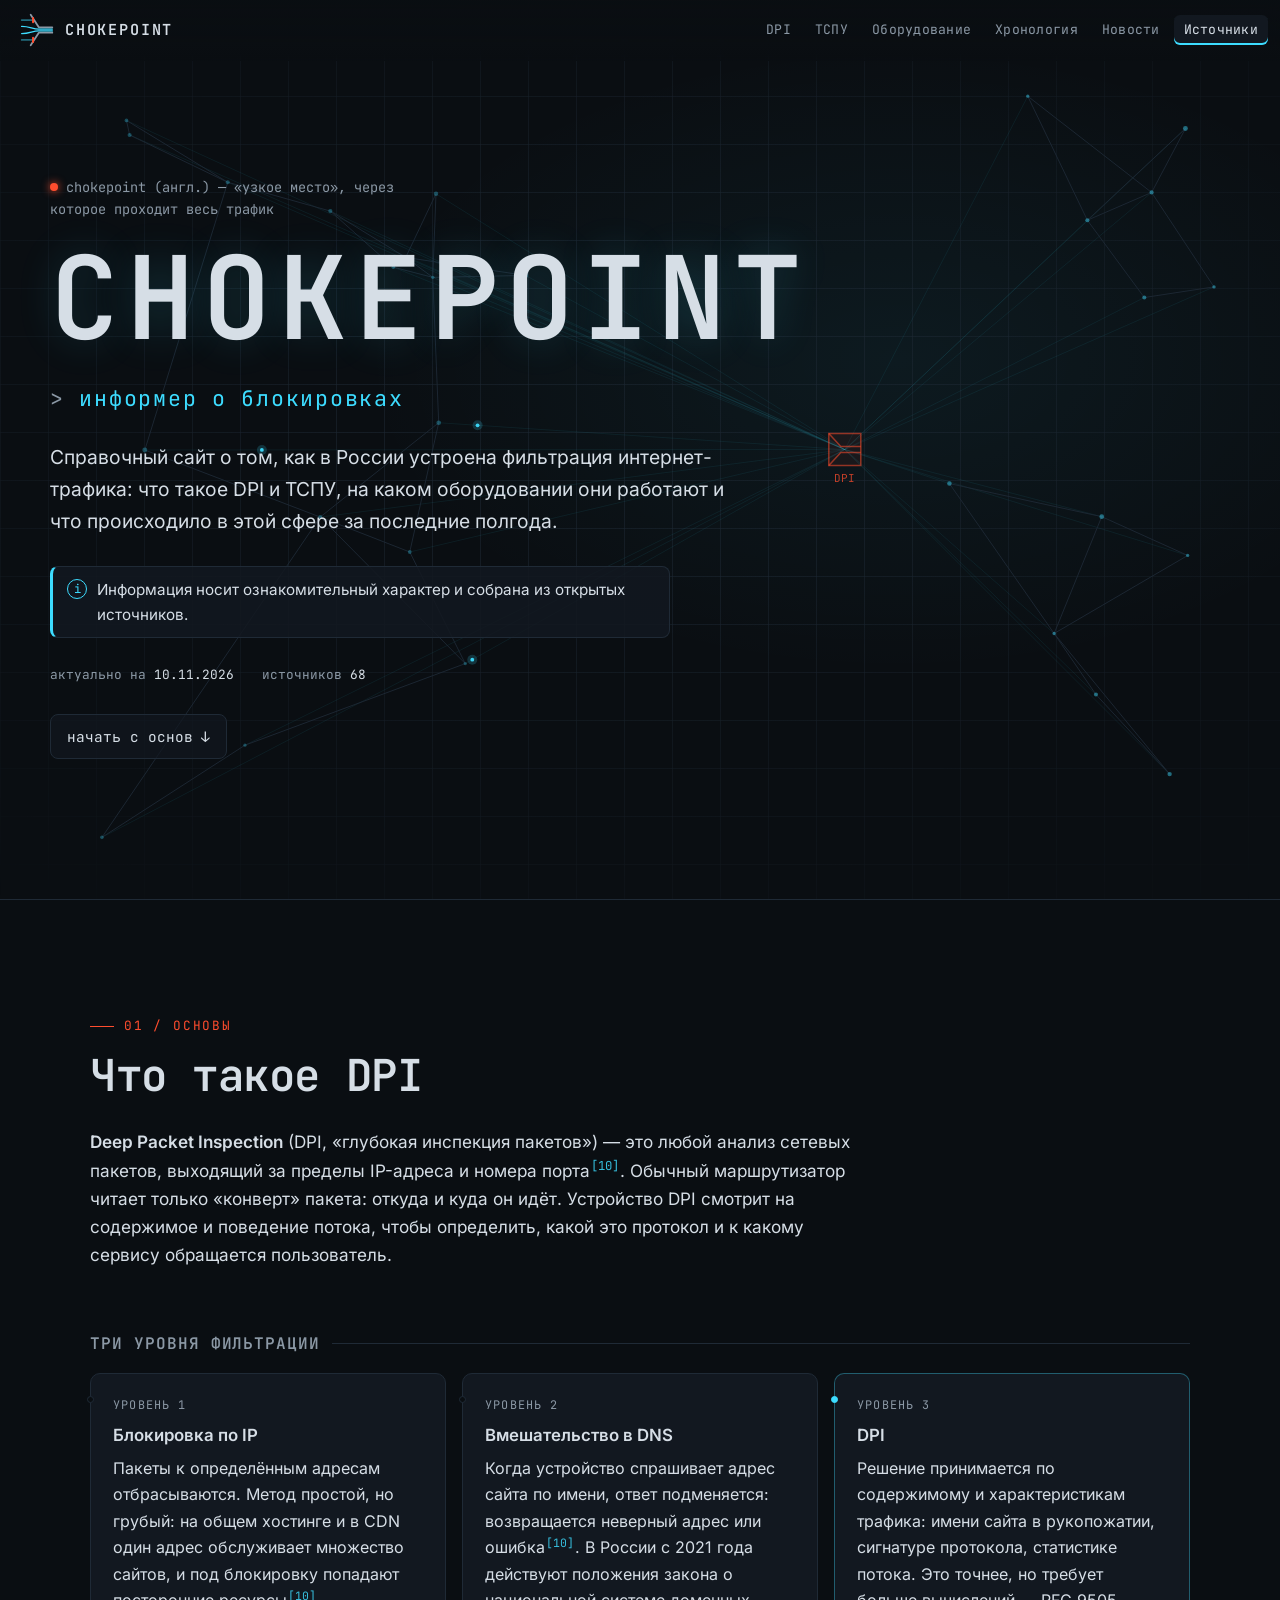
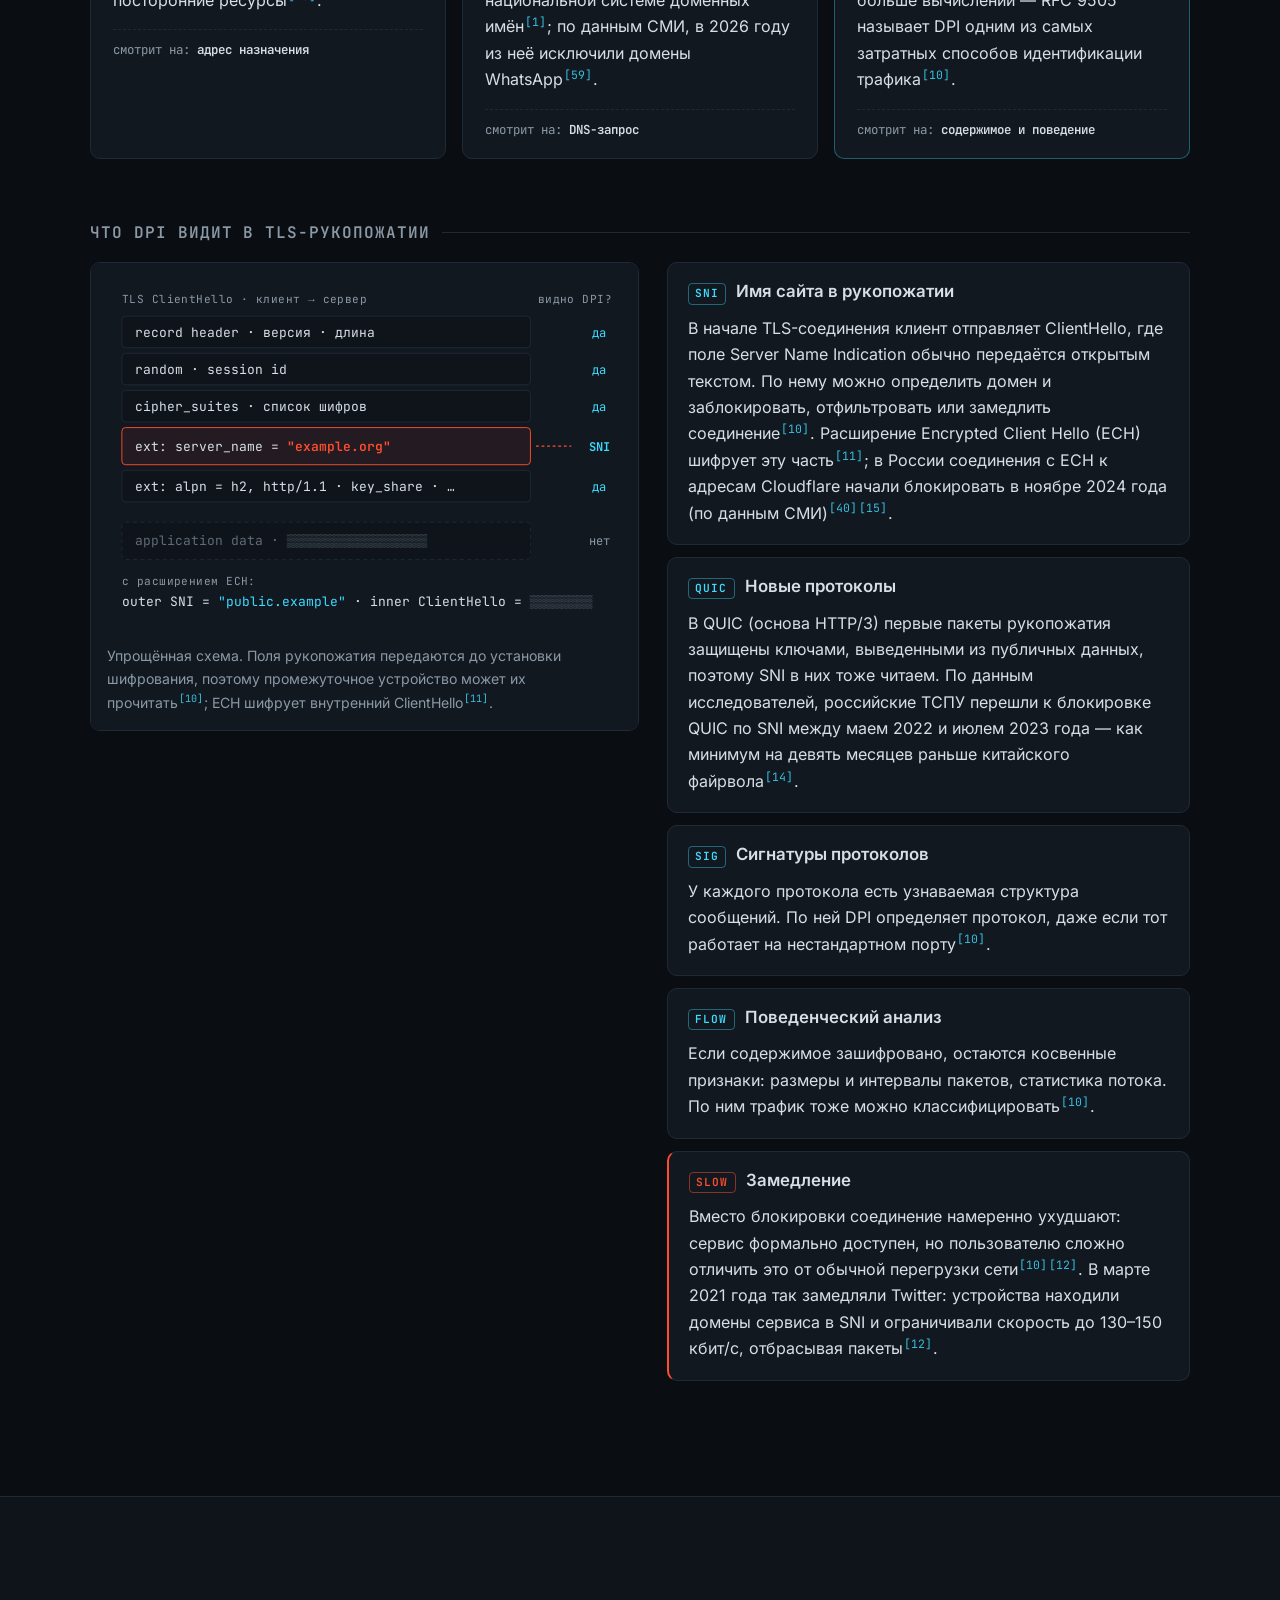
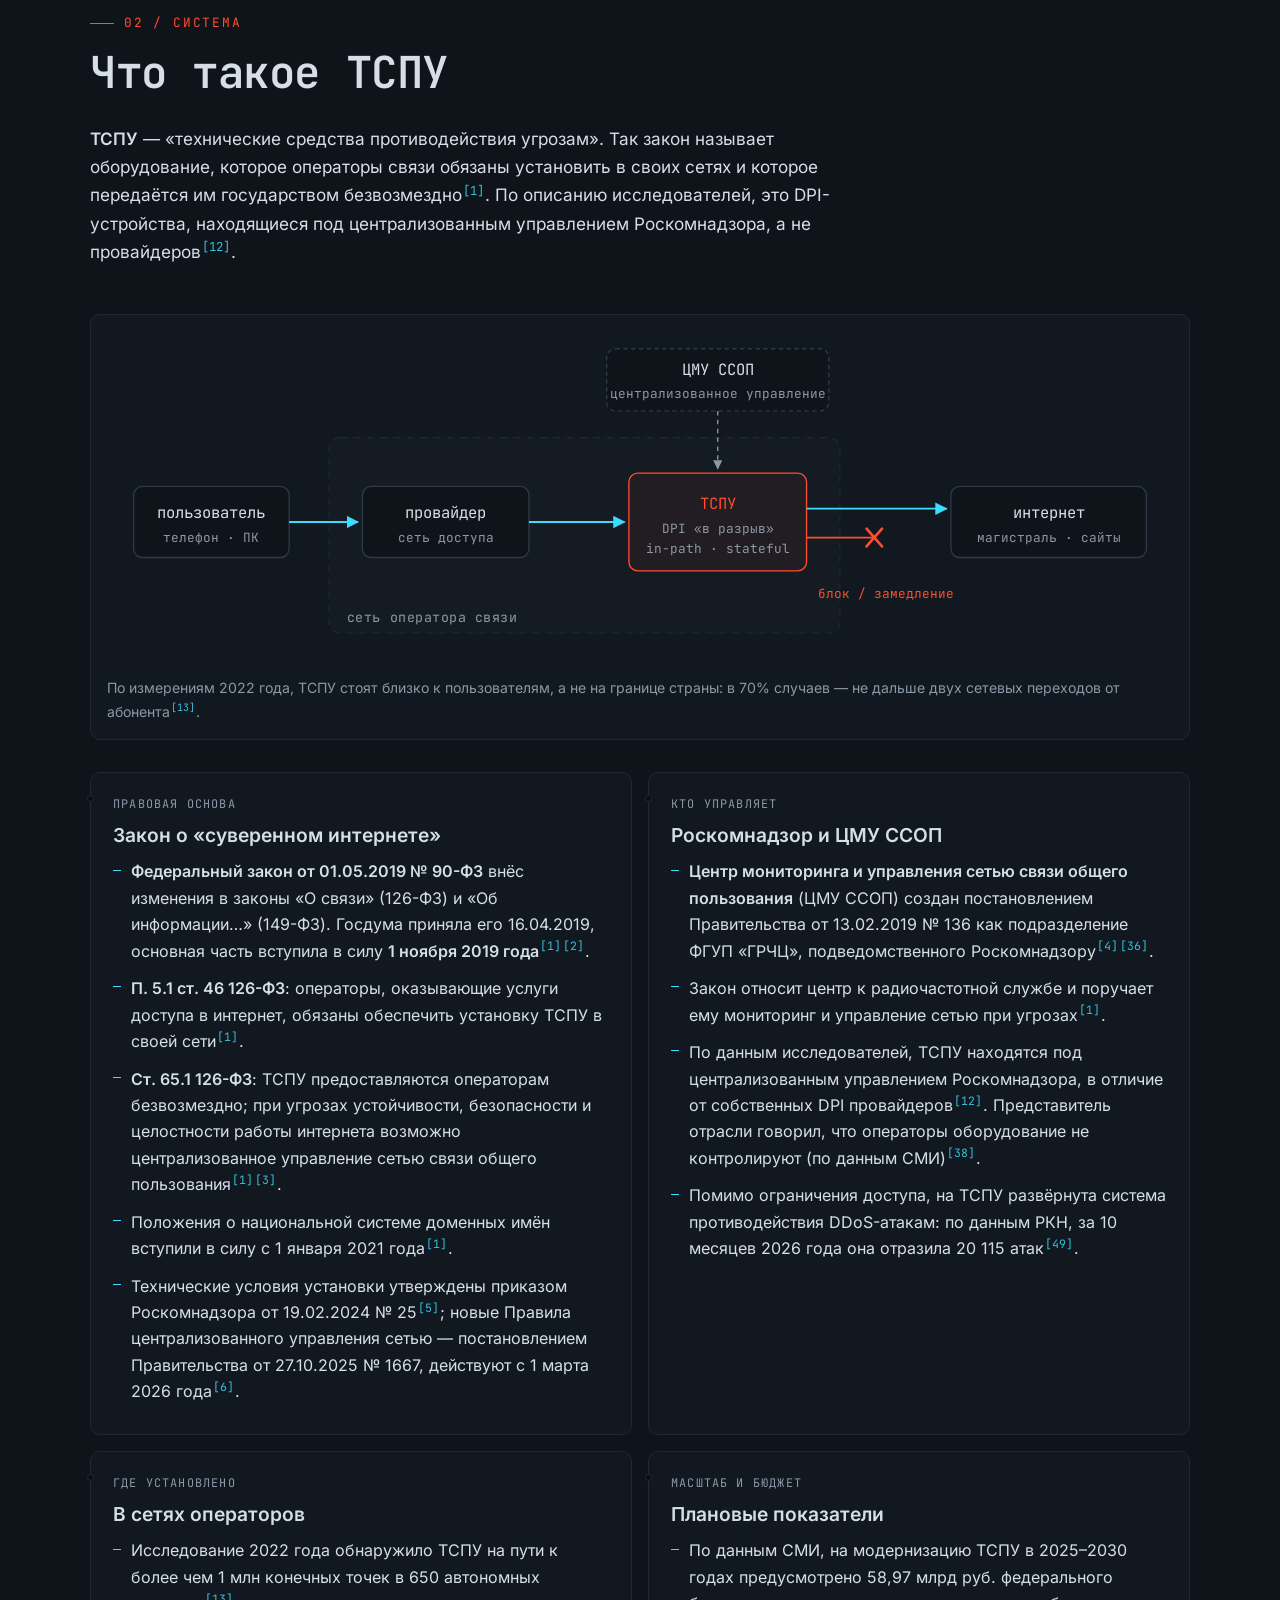
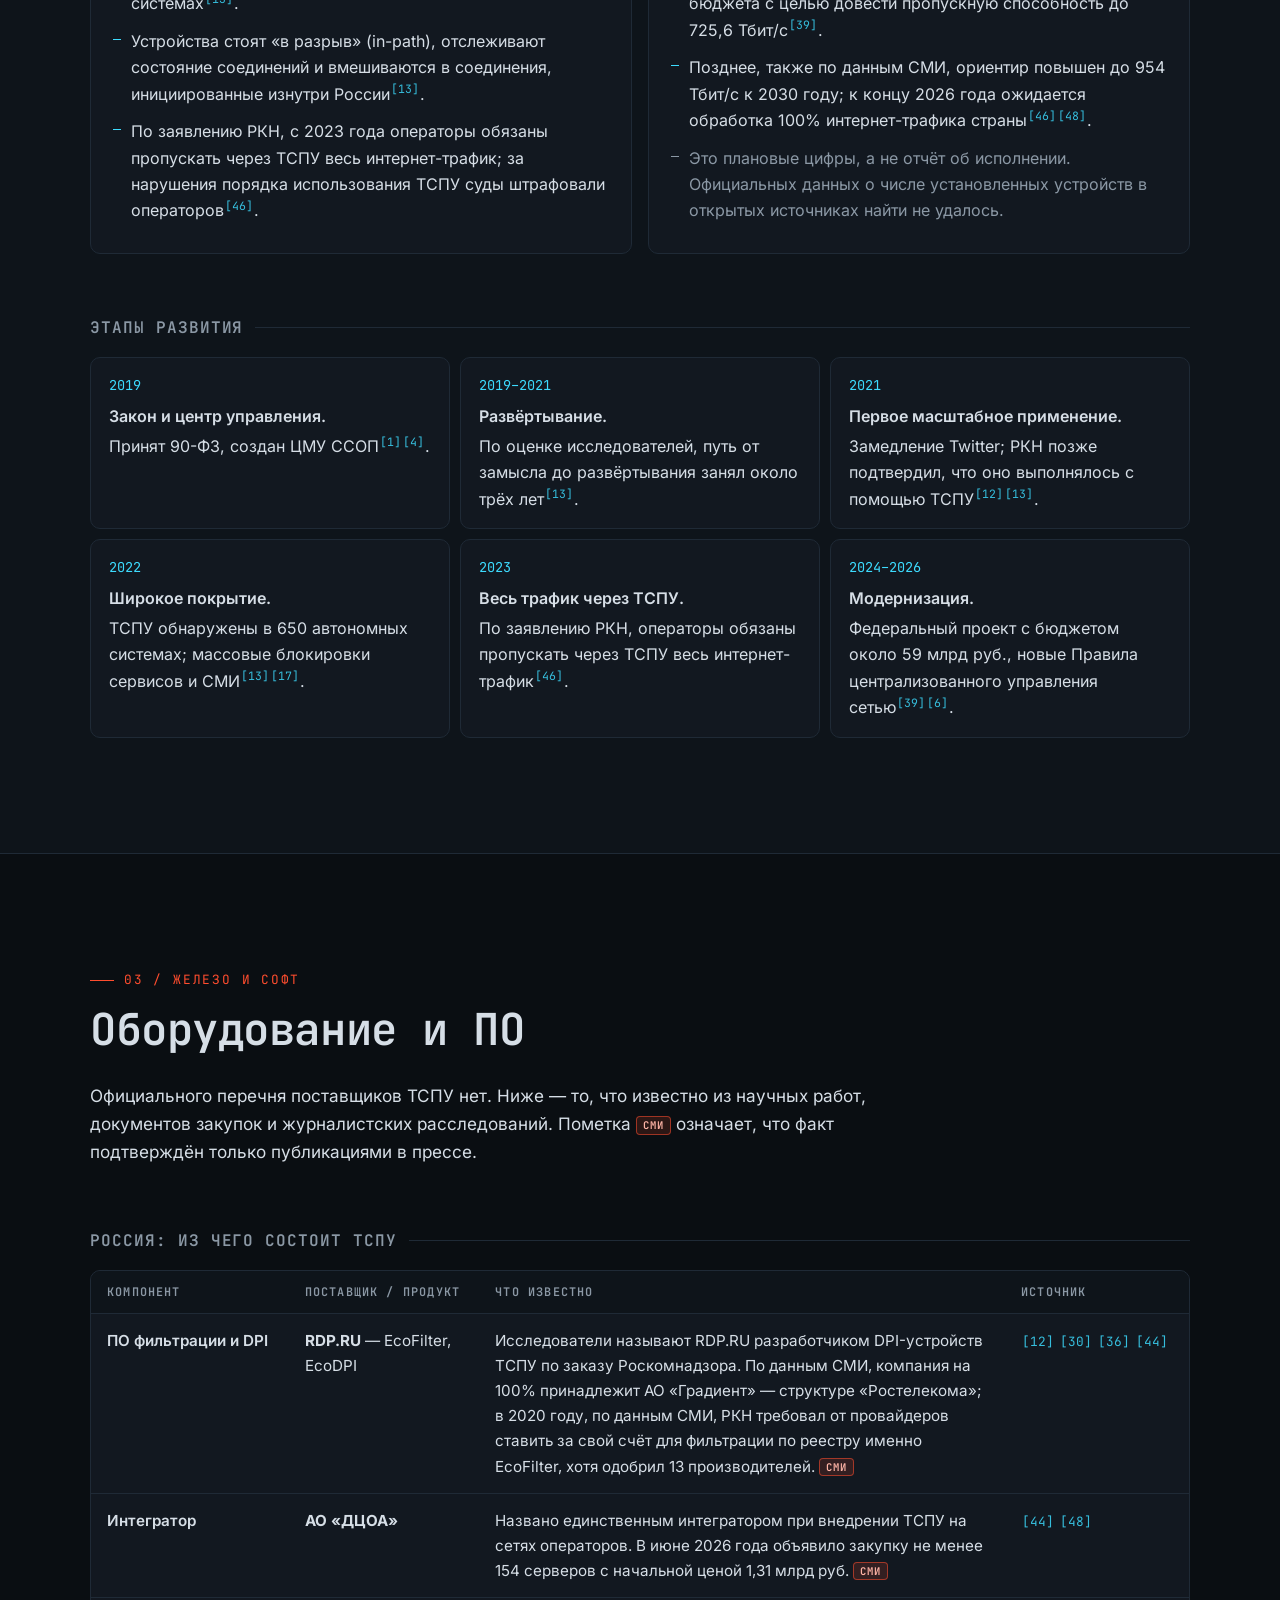
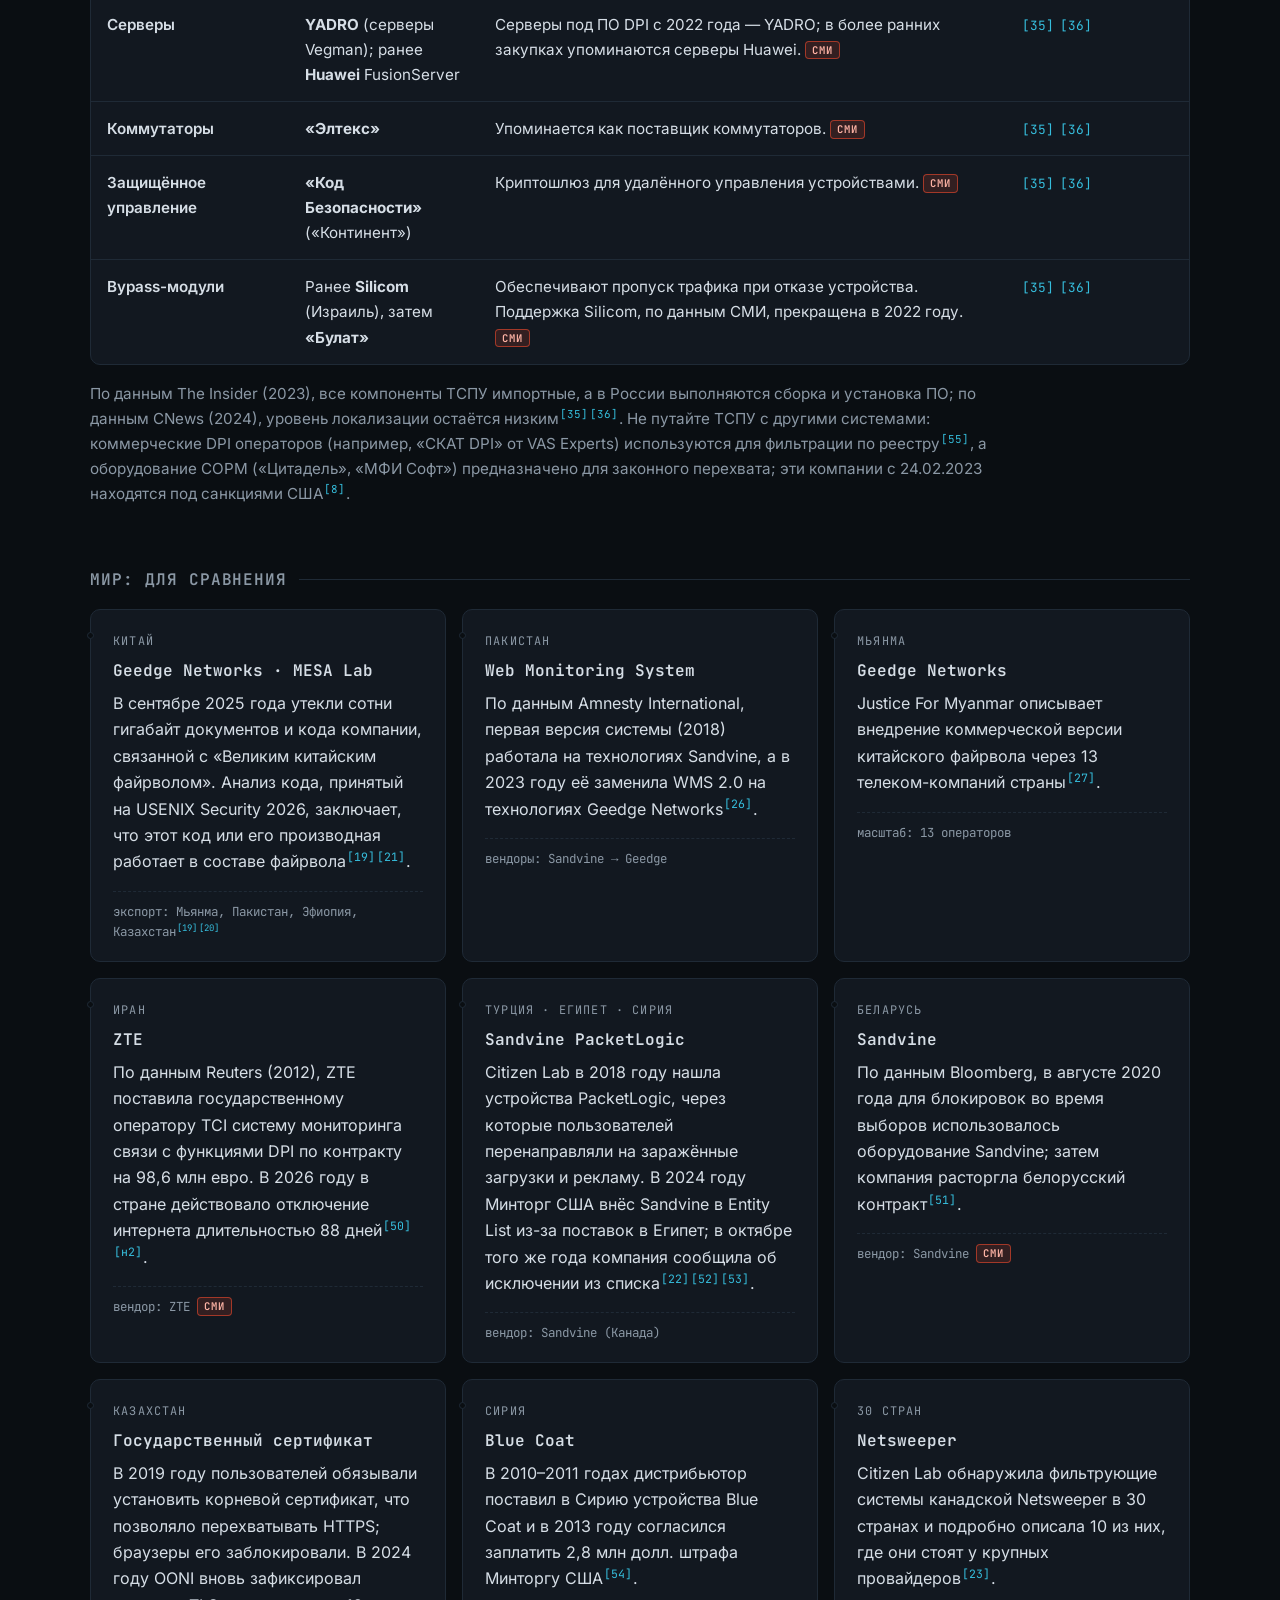
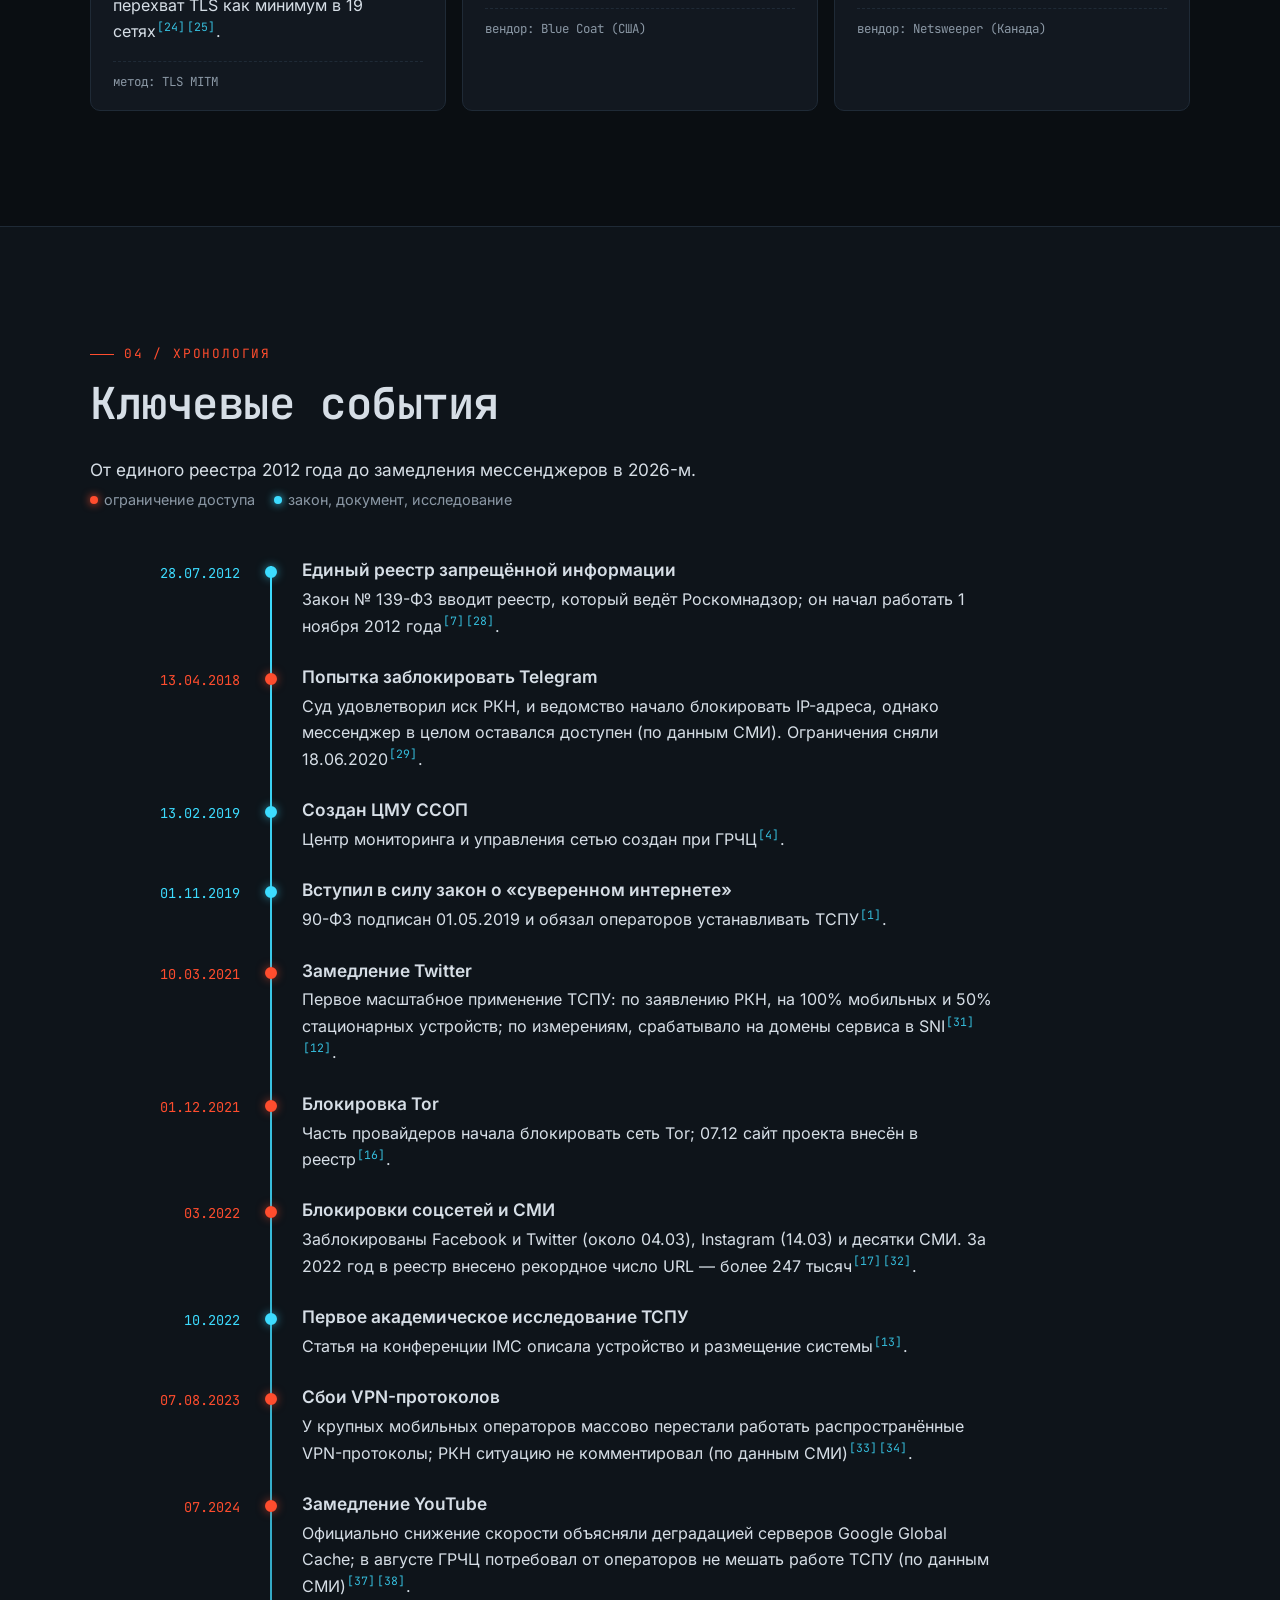
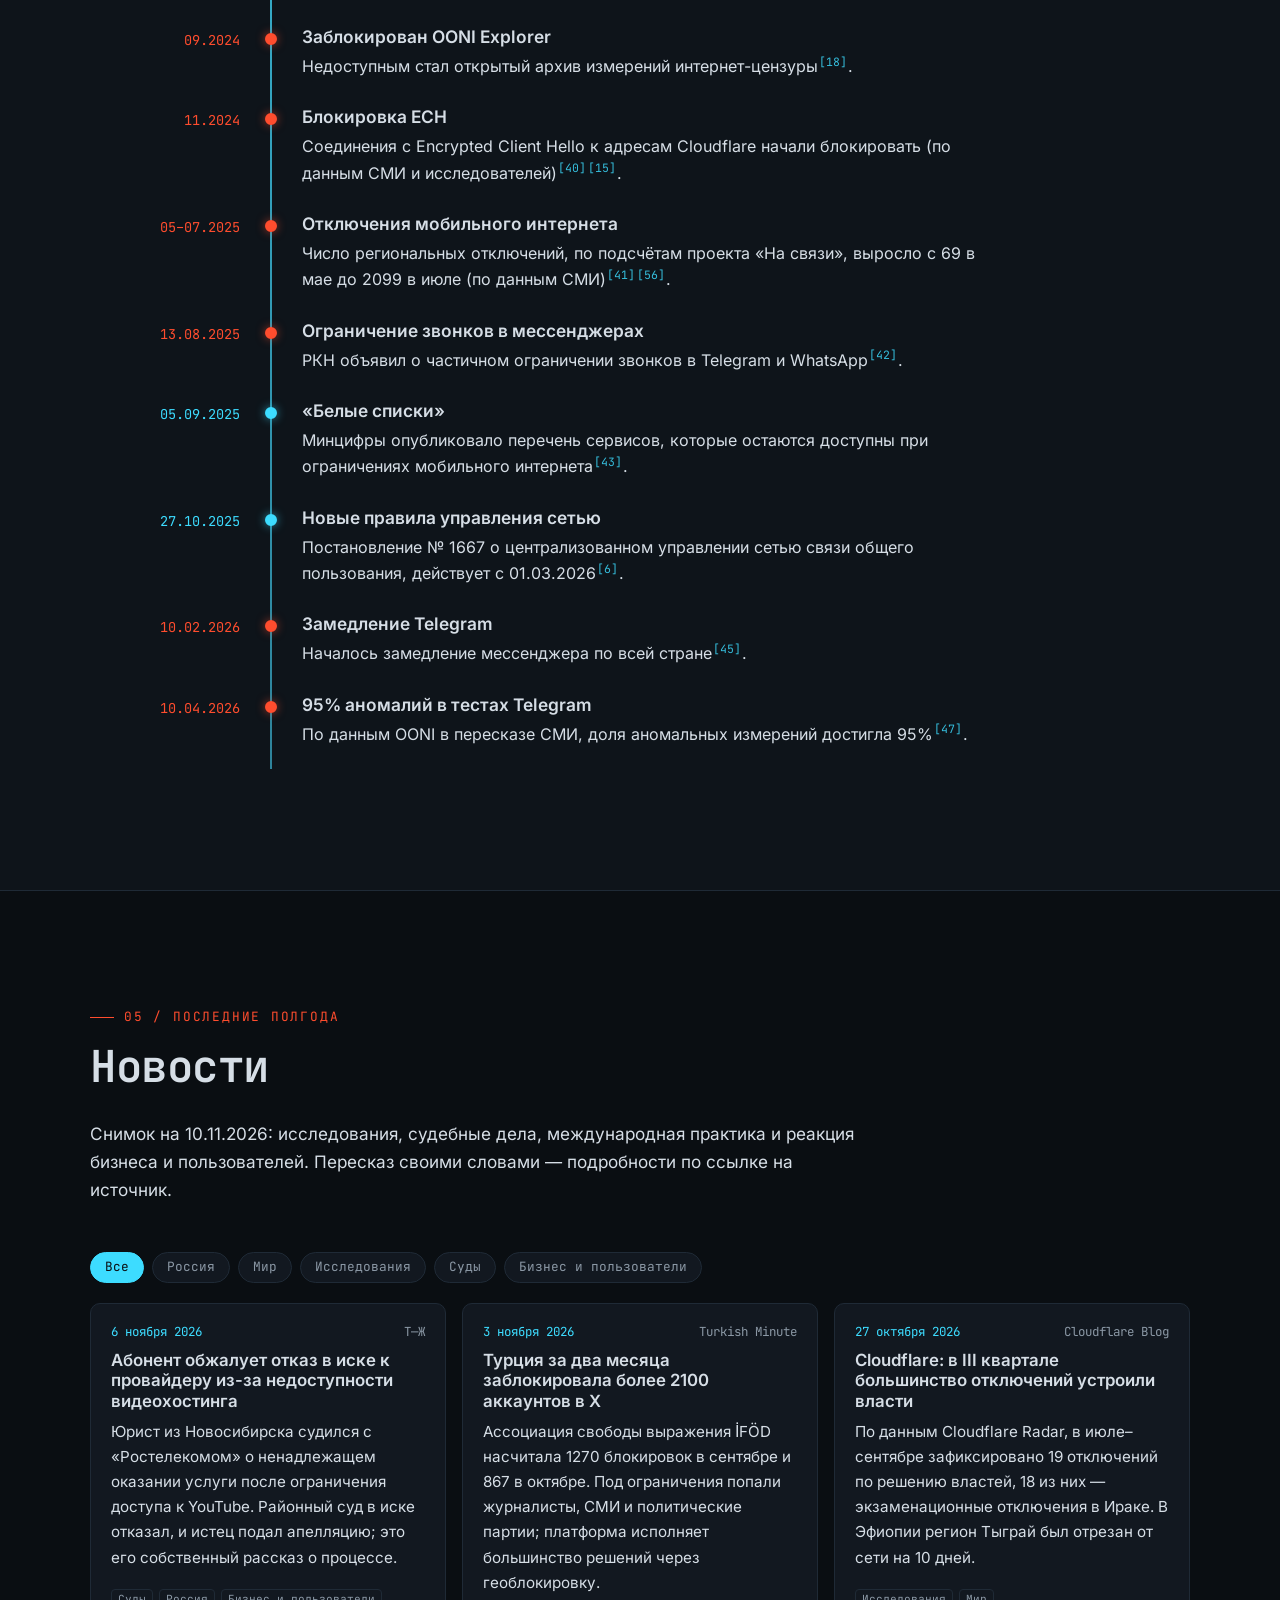
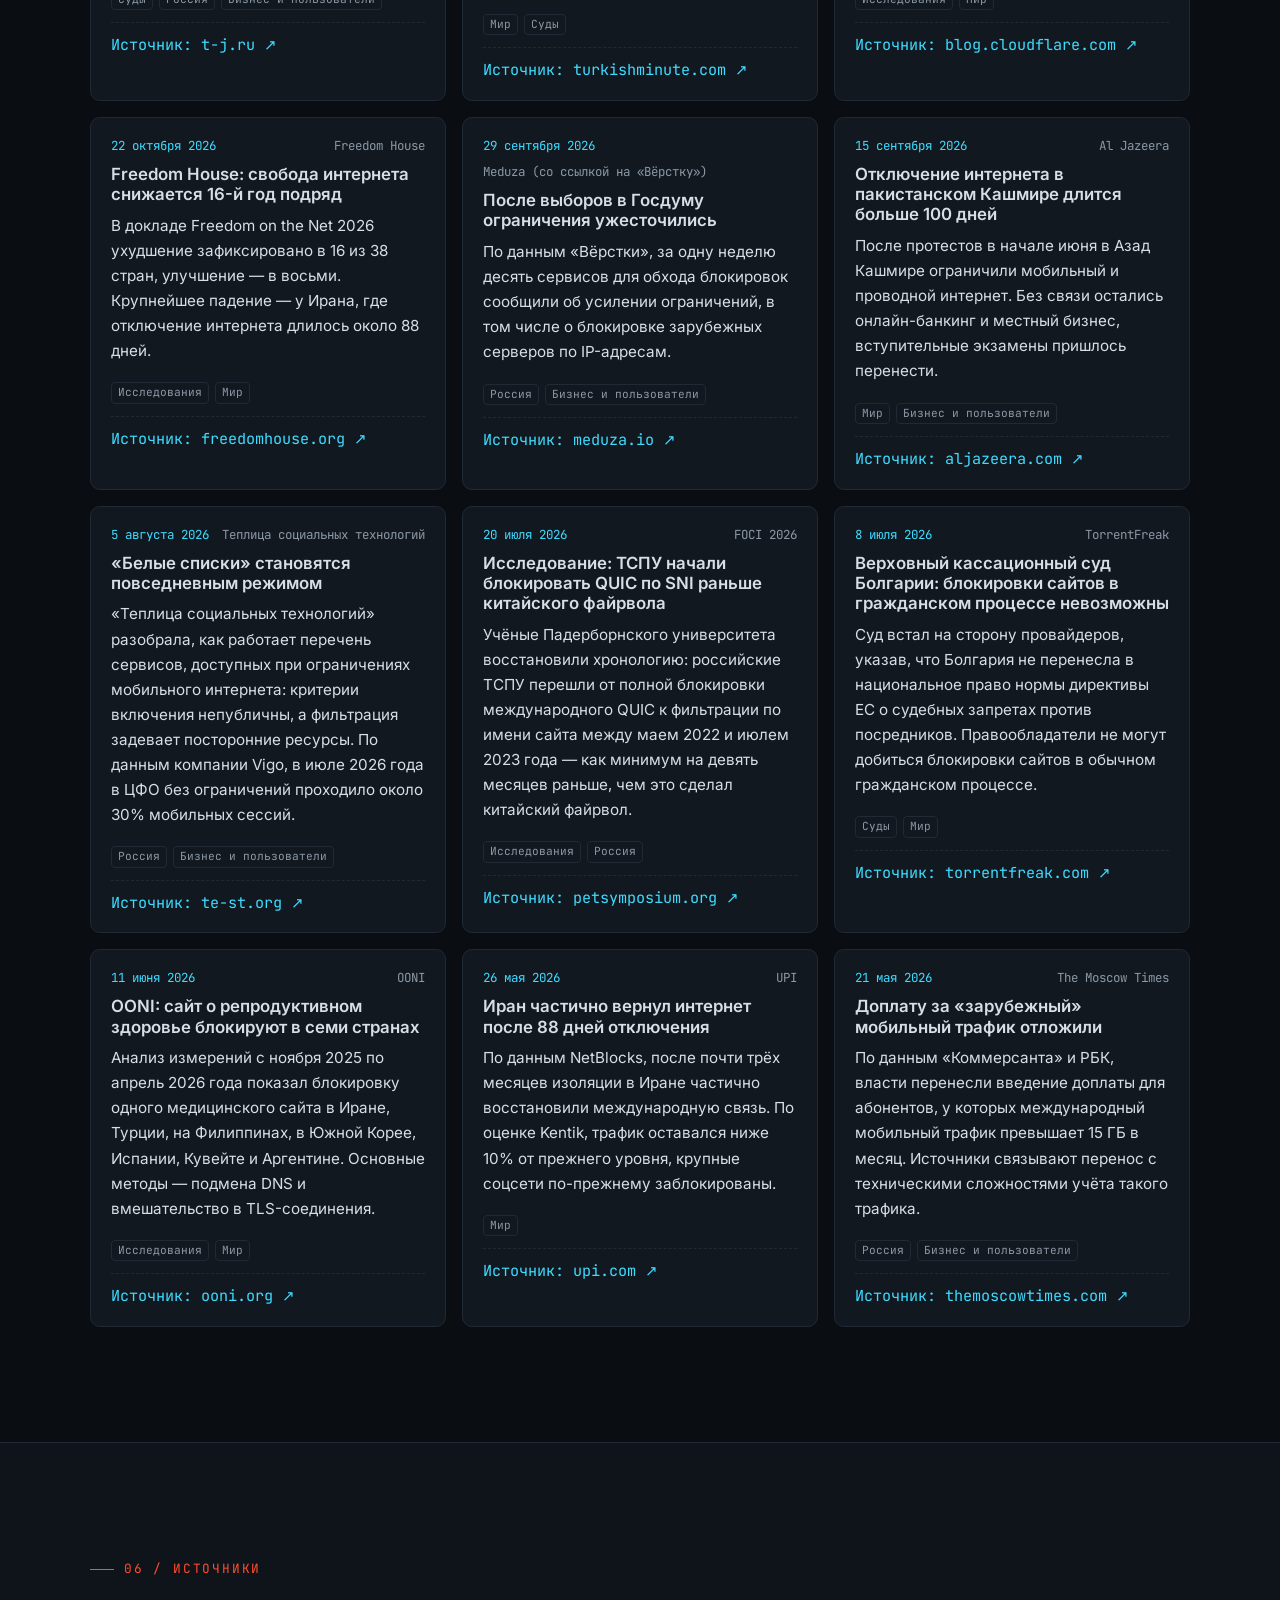
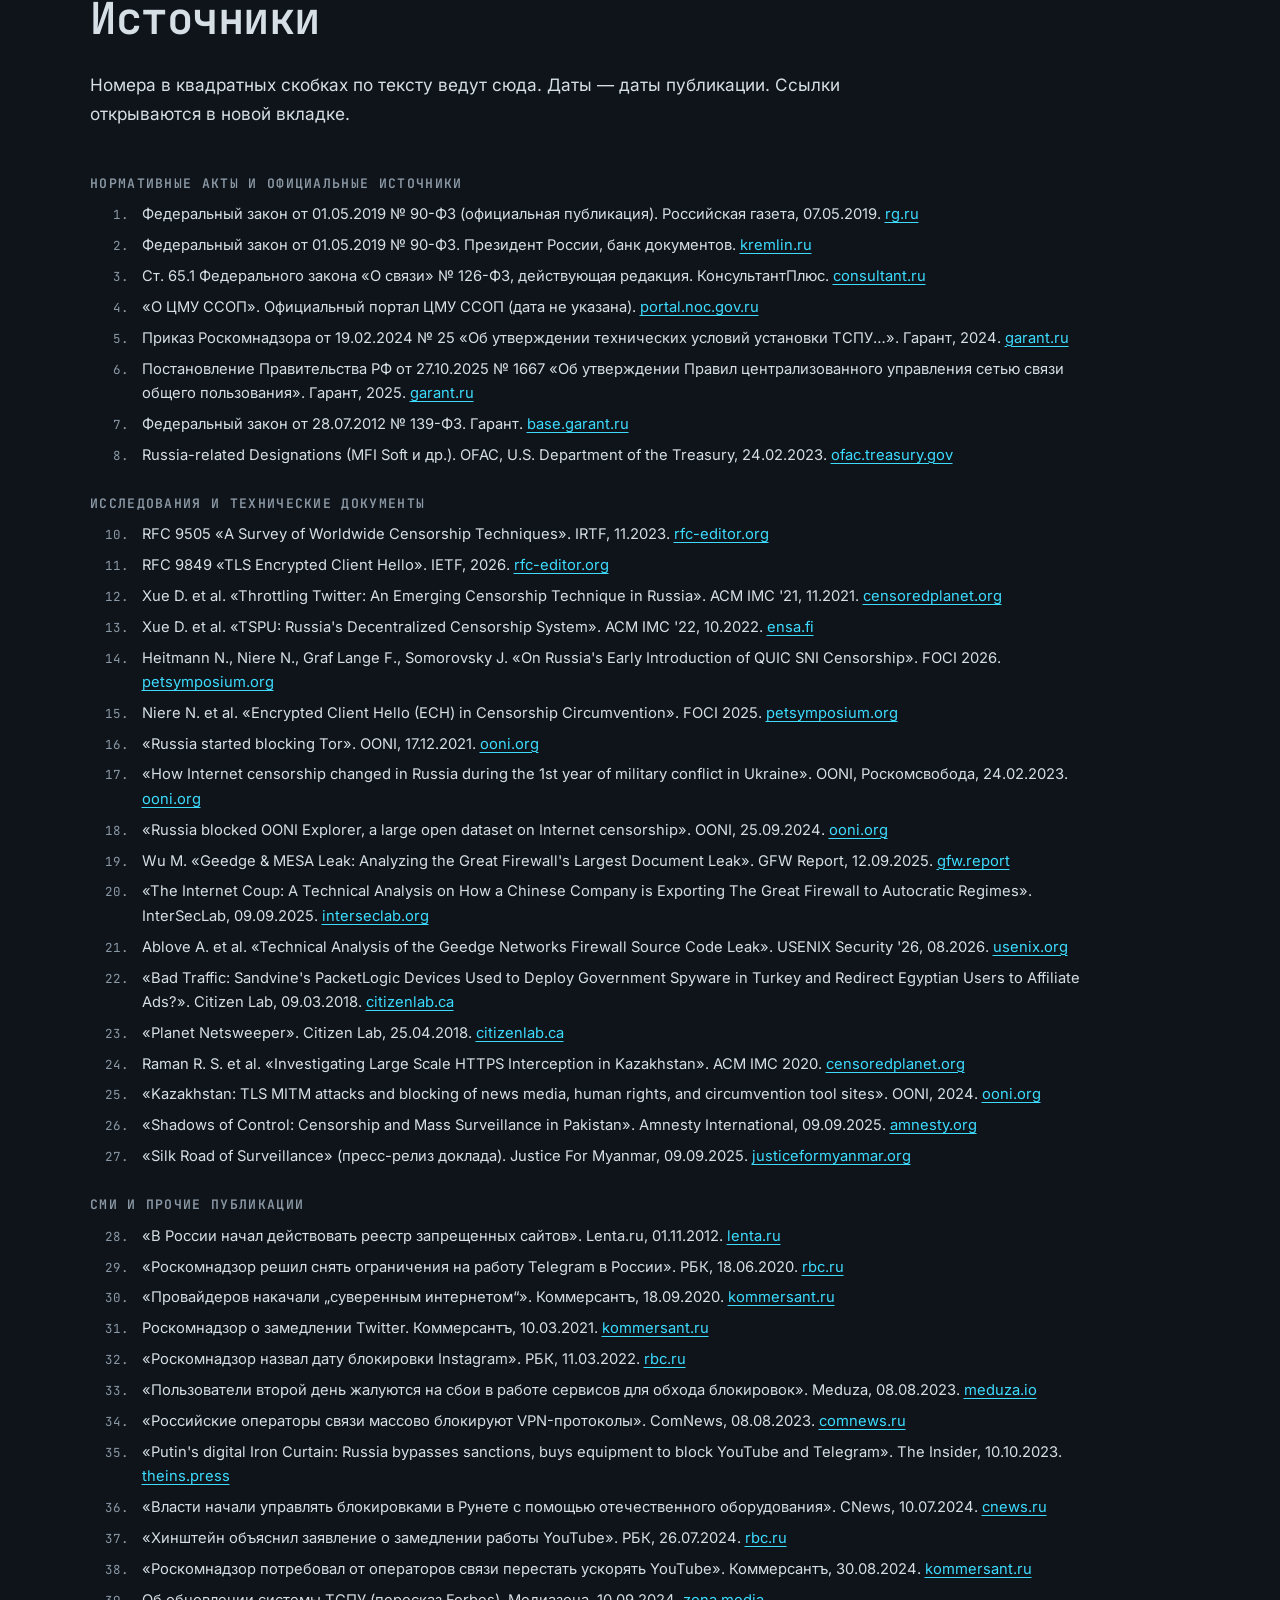
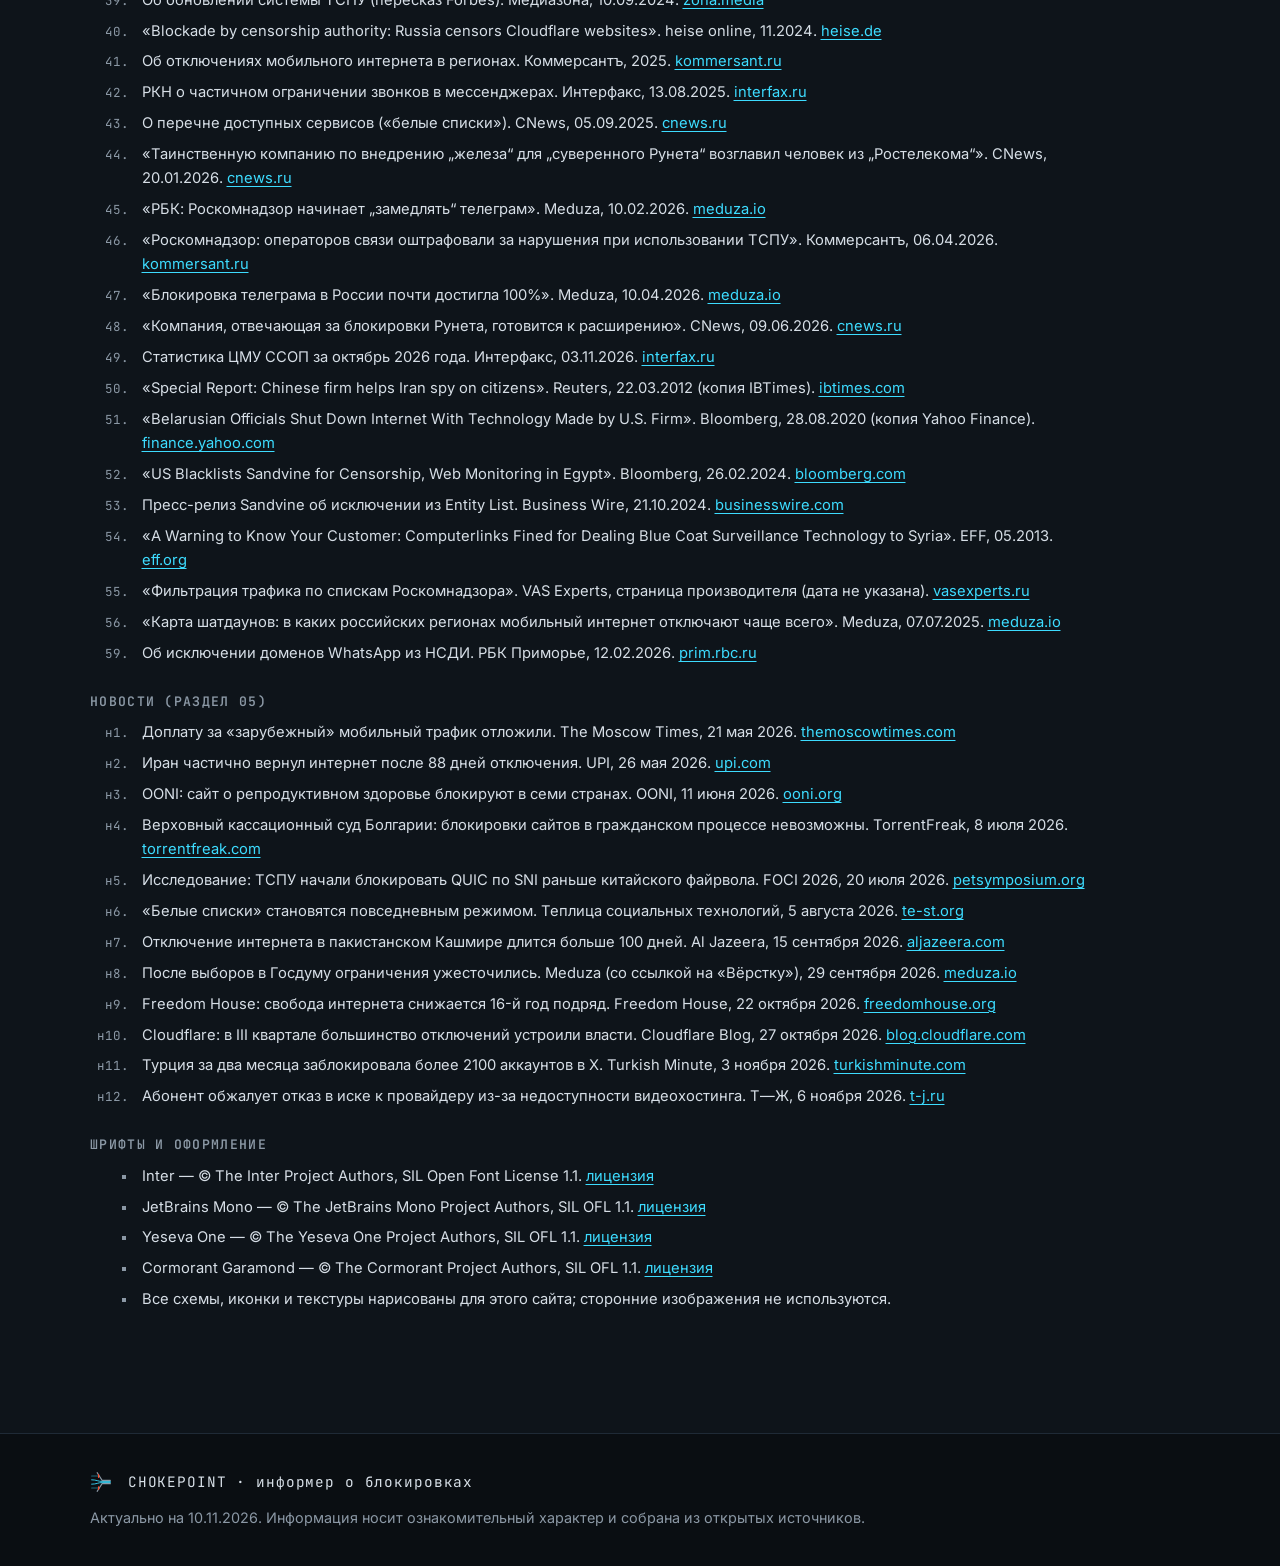
<file: site/index.html>
<!doctype html>
<html lang="ru">
<head>
  <meta charset="utf-8">
  <meta name="viewport" content="width=device-width, initial-scale=1, viewport-fit=cover">
  <title>CHOKEPOINT — информер о блокировках</title>
  <meta name="description" content="Справочный сайт о DPI и ТСПУ: как устроена фильтрация интернет-трафика в России, на каком оборудовании она работает и что происходило в этой сфере в последние месяцы. Собрано из открытых источников.">
  <meta name="color-scheme" content="dark">
  <meta name="theme-color" content="#0A0E12">
  <link rel="icon" href="assets/logo.svg" type="image/svg+xml">
  <link rel="preload" href="fonts/inter-cyrillic-400.woff2" as="font" type="font/woff2" crossorigin>
  <link rel="preload" href="fonts/jbmono-cyrillic-600.woff2" as="font" type="font/woff2" crossorigin>
  <link rel="stylesheet" href="css/fonts.css">
  <link rel="stylesheet" href="css/main.css">
  <link rel="stylesheet" href="css/scroll.css">
  <script type="module" src="js/main.js"></script>
</head>
<body>
<a class="skip-link" href="#main">Перейти к содержанию</a>

<!-- Общие SVG-символы -->
<svg class="sprite" aria-hidden="true" focusable="false">
  <symbol id="logo-mark" viewBox="0 0 40 40">
    <path class="lm-wall" d="M13 3 L22 17 H37 M13 37 L22 23 H37"/>
    <path class="lm-dead" d="M3 9 H14.3 M3 31 H14.3"/>
    <path class="lm-cut" d="M15.6 6.6 V11.4 M15.6 28.6 V33.4"/>
    <path class="lm-flow" d="M3 16 C12 16 15 19 22 19 H37 M3 24 C12 24 15 21 22 21 H37"/>
  </symbol>
  <symbol id="ornament" viewBox="0 0 240 24">
    <path d="M4 12 H92 M148 12 H236" fill="none" stroke="currentColor" stroke-width="1.2"/>
    <path d="M92 12 C100 4 108 4 112 12 C108 20 100 20 92 12 Z M148 12 C140 4 132 4 128 12 C132 20 140 20 148 12 Z" fill="none" stroke="currentColor" stroke-width="1.2"/>
    <path d="M120 3 L127 12 L120 21 L113 12 Z" fill="currentColor"/>
    <circle cx="4" cy="12" r="2.2" fill="currentColor"/><circle cx="236" cy="12" r="2.2" fill="currentColor"/>
    <circle cx="60" cy="12" r="1.4" fill="currentColor"/><circle cx="180" cy="12" r="1.4" fill="currentColor"/>
  </symbol>
</svg>

<header class="topbar">
  <button type="button" class="logo-btn" id="logo-btn" aria-label="CHOKEPOINT — наверх страницы">
    <svg class="logo-mark" viewBox="0 0 40 40" aria-hidden="true" focusable="false"><use href="#logo-mark"/></svg>
    <span class="logo-text" aria-hidden="true">CHOKEPOINT</span>
  </button>
  <nav class="topnav" aria-label="Разделы">
    <ul>
      <li><a href="#dpi">DPI</a></li>
      <li><a href="#tspu">ТСПУ</a></li>
      <li><a href="#hardware">Оборудование</a></li>
      <li><a href="#timeline">Хронология</a></li>
      <li><a href="#news">Новости</a></li>
      <li><a href="#sources">Источники</a></li>
    </ul>
  </nav>
</header>

<main id="main">

<!-- ============ HERO ============ -->
<section class="hero" id="top" aria-labelledby="hero-title">
  <canvas class="hero-canvas" id="hero-canvas" aria-hidden="true"></canvas>
  <div class="hero-inner">
    <p class="hero-kicker mono"><span class="dot dot-red" aria-hidden="true"></span> chokepoint <span class="muted">(англ.)</span> — «узкое место», через которое проходит весь трафик</p>
    <h1 class="hero-title mono" id="hero-title">CHOKEPOINT</h1>
    <p class="hero-sub mono">информер о блокировках</p>
    <p class="hero-lead">Справочный сайт о том, как в России устроена фильтрация интернет-трафика: что такое DPI и ТСПУ, на каком оборудовании они работают и что происходило в этой сфере за последние полгода.</p>
    <p class="hero-note" role="note"><span class="mono tag">i</span> Информация носит ознакомительный характер и собрана из открытых источников.</p>
    <dl class="hero-meta mono">
      <div><dt>актуально на</dt><dd><time datetime="2026-11-10">10.11.2026</time></dd></div>
      <div><dt>источников</dt><dd><span id="src-count">—</span></dd></div>
    </dl>
    <a class="hero-cta mono" href="#dpi">начать с основ <span aria-hidden="true">↓</span></a>
  </div>
</section>

<!-- ============ DPI ============ -->
<section class="section" id="dpi" aria-labelledby="dpi-title">
  <div class="wrap">
    <header class="section-head reveal">
      <p class="section-num mono">01 / основы</p>
      <h2 id="dpi-title">Что такое DPI</h2>
      <p class="section-lead"><dfn>Deep Packet Inspection</dfn> (DPI, «глубокая инспекция пакетов») — это любой анализ сетевых пакетов, выходящий за пределы IP-адреса и номера порта<a class="fn" href="#s10" aria-label="источник 10">[10]</a>. Обычный маршрутизатор читает только «конверт» пакета: откуда и куда он идёт. Устройство DPI смотрит на содержимое и поведение потока, чтобы определить, какой это протокол и к какому сервису обращается пользователь.</p>
    </header>

    <h3 class="sub-title reveal">Три уровня фильтрации</h3>
    <div class="grid grid-3 cascade">
      <article class="card reveal">
        <p class="card-tag mono">уровень 1</p>
        <h4>Блокировка по IP</h4>
        <p>Пакеты к определённым адресам отбрасываются. Метод простой, но грубый: на общем хостинге и в CDN один адрес обслуживает множество сайтов, и под блокировку попадают посторонние ресурсы<a class="fn" href="#s10">[10]</a>.</p>
        <p class="card-foot mono">смотрит на: <b>адрес назначения</b></p>
      </article>
      <article class="card reveal">
        <p class="card-tag mono">уровень 2</p>
        <h4>Вмешательство в DNS</h4>
        <p>Когда устройство спрашивает адрес сайта по имени, ответ подменяется: возвращается неверный адрес или ошибка<a class="fn" href="#s10">[10]</a>. В России с 2021 года действуют положения закона о национальной системе доменных имён<a class="fn" href="#s1">[1]</a>; по данным СМИ, в 2026 году из неё исключили домены WhatsApp<a class="fn" href="#s59">[59]</a>.</p>
        <p class="card-foot mono">смотрит на: <b>DNS-запрос</b></p>
      </article>
      <article class="card card-accent reveal">
        <p class="card-tag mono">уровень 3</p>
        <h4>DPI</h4>
        <p>Решение принимается по содержимому и характеристикам трафика: имени сайта в рукопожатии, сигнатуре протокола, статистике потока. Это точнее, но требует больше вычислений — RFC 9505 называет DPI одним из самых затратных способов идентификации трафика<a class="fn" href="#s10">[10]</a>.</p>
        <p class="card-foot mono">смотрит на: <b>содержимое и поведение</b></p>
      </article>
    </div>

    <h3 class="sub-title reveal">Что DPI видит в TLS-рукопожатии</h3>
    <div class="split">
      <figure class="diagram reveal" id="fig-tls">
        <svg viewBox="0 0 560 380" role="img" aria-labelledby="fig-tls-title fig-tls-desc">
          <title id="fig-tls-title">Схема сообщения TLS ClientHello</title>
          <desc id="fig-tls-desc">Сообщение ClientHello разбито на поля. Поле server_name с именем сайта, список поддерживаемых протоколов и параметры шифрования передаются открыто и видны DPI. После рукопожатия данные приложения зашифрованы. При использовании ECH имя сайта переносится в зашифрованную часть, а открытым остаётся только внешнее имя.</desc>
          <g class="d-mono">
            <text x="16" y="26" class="d-label">TLS ClientHello · клиент → сервер</text>
            <text x="544" y="26" class="d-label d-end">видно DPI?</text>
          </g>
          <g class="d-rows">
            <rect x="16" y="40" width="440" height="34" rx="4" class="d-box"/>
            <text x="30" y="62" class="d-txt">record header · версия · длина</text>
            <text x="530" y="62" class="d-yes">да</text>

            <rect x="16" y="80" width="440" height="34" rx="4" class="d-box"/>
            <text x="30" y="102" class="d-txt">random · session id</text>
            <text x="530" y="102" class="d-yes">да</text>

            <rect x="16" y="120" width="440" height="34" rx="4" class="d-box"/>
            <text x="30" y="142" class="d-txt">cipher_suites · список шифров</text>
            <text x="530" y="142" class="d-yes">да</text>

            <rect x="16" y="160" width="440" height="40" rx="4" class="d-box d-hot"/>
            <text x="30" y="185" class="d-txt">ext: server_name = <tspan class="d-hot-txt">"example.org"</tspan></text>
            <text x="530" y="185" class="d-yes d-hot-txt">SNI</text>
            <path d="M462 180 H500" class="d-arrow-red"/>

            <rect x="16" y="206" width="440" height="34" rx="4" class="d-box"/>
            <text x="30" y="228" class="d-txt">ext: alpn = h2, http/1.1 · key_share · …</text>
            <text x="530" y="228" class="d-yes">да</text>

            <rect x="16" y="262" width="440" height="40" rx="4" class="d-box d-enc"/>
            <text x="30" y="287" class="d-txt d-dim">application data · ▒▒▒▒▒▒▒▒▒▒▒▒▒▒▒▒▒▒</text>
            <text x="530" y="287" class="d-no">нет</text>
          </g>
          <g class="d-mono">
            <text x="16" y="330" class="d-label">с расширением ECH:</text>
            <text x="16" y="352" class="d-txt">outer SNI = <tspan class="d-cyan">"public.example"</tspan>  ·  inner ClientHello = <tspan class="d-dim">▒▒▒▒▒▒▒▒</tspan></text>
          </g>
        </svg>
        <figcaption>Упрощённая схема. Поля рукопожатия передаются до установки шифрования, поэтому промежуточное устройство может их прочитать<a class="fn" href="#s10">[10]</a>; ECH шифрует внутренний ClientHello<a class="fn" href="#s11">[11]</a>.</figcaption>
      </figure>

      <div class="features cascade">
        <article class="feature reveal">
          <h4><span class="mono feat-k">SNI</span> Имя сайта в рукопожатии</h4>
          <p>В начале TLS-соединения клиент отправляет ClientHello, где поле Server Name Indication обычно передаётся открытым текстом. По нему можно определить домен и заблокировать, отфильтровать или замедлить соединение<a class="fn" href="#s10">[10]</a>. Расширение Encrypted Client Hello (ECH) шифрует эту часть<a class="fn" href="#s11">[11]</a>; в России соединения с ECH к адресам Cloudflare начали блокировать в ноябре 2024 года (по данным СМИ)<a class="fn" href="#s40">[40]</a><a class="fn" href="#s15">[15]</a>.</p>
        </article>
        <article class="feature reveal">
          <h4><span class="mono feat-k">QUIC</span> Новые протоколы</h4>
          <p>В QUIC (основа HTTP/3) первые пакеты рукопожатия защищены ключами, выведенными из публичных данных, поэтому SNI в них тоже читаем. По данным исследователей, российские ТСПУ перешли к блокировке QUIC по SNI между маем 2022 и июлем 2023 года — как минимум на девять месяцев раньше китайского файрвола<a class="fn" href="#s14">[14]</a>.</p>
        </article>
        <article class="feature reveal">
          <h4><span class="mono feat-k">SIG</span> Сигнатуры протоколов</h4>
          <p>У каждого протокола есть узнаваемая структура сообщений. По ней DPI определяет протокол, даже если тот работает на нестандартном порту<a class="fn" href="#s10">[10]</a>.</p>
        </article>
        <article class="feature reveal">
          <h4><span class="mono feat-k">FLOW</span> Поведенческий анализ</h4>
          <p>Если содержимое зашифровано, остаются косвенные признаки: размеры и интервалы пакетов, статистика потока. По ним трафик тоже можно классифицировать<a class="fn" href="#s10">[10]</a>.</p>
        </article>
        <article class="feature feature-red reveal">
          <h4><span class="mono feat-k">SLOW</span> Замедление</h4>
          <p>Вместо блокировки соединение намеренно ухудшают: сервис формально доступен, но пользователю сложно отличить это от обычной перегрузки сети<a class="fn" href="#s10">[10]</a><a class="fn" href="#s12">[12]</a>. В марте 2021 года так замедляли Twitter: устройства находили домены сервиса в SNI и ограничивали скорость до 130–150 кбит/с, отбрасывая пакеты<a class="fn" href="#s12">[12]</a>.</p>
        </article>
      </div>
    </div>
  </div>
</section>

<!-- ============ ТСПУ ============ -->
<section class="section section-alt" id="tspu" aria-labelledby="tspu-title">
  <div class="wrap">
    <header class="section-head reveal">
      <p class="section-num mono">02 / система</p>
      <h2 id="tspu-title">Что такое ТСПУ</h2>
      <p class="section-lead"><dfn>ТСПУ</dfn> — «технические средства противодействия угрозам». Так закон называет оборудование, которое операторы связи обязаны установить в своих сетях и которое передаётся им государством безвозмездно<a class="fn" href="#s1">[1]</a>. По описанию исследователей, это DPI-устройства, находящиеся под централизованным управлением Роскомнадзора, а не провайдеров<a class="fn" href="#s12">[12]</a>.</p>
    </header>

    <figure class="diagram diagram-wide reveal" id="fig-path">
      <svg viewBox="0 0 960 300" role="img" aria-labelledby="fig-path-title fig-path-desc">
        <title id="fig-path-title">Путь пакета: пользователь, провайдер, ТСПУ, интернет</title>
        <desc id="fig-path-desc">Пакет от пользователя попадает в сеть провайдера, затем проходит через ТСПУ, установленное в разрыв канала внутри сети оператора, и только потом уходит в интернет. ТСПУ управляется централизованно из Центра мониторинга и управления сетью связи общего пользования. Часть соединений ТСПУ пропускает, часть блокирует или замедляет.</desc>
        <defs>
          <marker id="arr-c" viewBox="0 0 10 10" refX="9" refY="5" markerWidth="7" markerHeight="7" orient="auto-start-reverse"><path d="M0 0 L10 5 L0 10 Z" class="d-fill-cyan"/></marker>
          <marker id="arr-g" viewBox="0 0 10 10" refX="9" refY="5" markerWidth="7" markerHeight="7" orient="auto-start-reverse"><path d="M0 0 L10 5 L0 10 Z" class="d-fill-muted"/></marker>
        </defs>
        <!-- зона оператора -->
        <rect x="200" y="96" width="460" height="176" rx="10" class="d-zone"/>
        <text x="216" y="262" class="d-label">сеть оператора связи</text>
        <!-- узлы -->
        <g class="d-node">
          <rect x="24" y="140" width="140" height="64" rx="8"/>
          <text x="94" y="168" class="d-txt d-mid">пользователь</text>
          <text x="94" y="190" class="d-sub d-mid">телефон · ПК</text>
        </g>
        <g class="d-node">
          <rect x="230" y="140" width="150" height="64" rx="8"/>
          <text x="305" y="168" class="d-txt d-mid">провайдер</text>
          <text x="305" y="190" class="d-sub d-mid">сеть доступа</text>
        </g>
        <g class="d-node d-node-red">
          <rect x="470" y="128" width="160" height="88" rx="8"/>
          <text x="550" y="160" class="d-txt d-mid d-red-txt">ТСПУ</text>
          <text x="550" y="182" class="d-sub d-mid">DPI «в разрыв»</text>
          <text x="550" y="200" class="d-sub d-mid">in-path · stateful</text>
        </g>
        <g class="d-node">
          <rect x="760" y="140" width="176" height="64" rx="8"/>
          <text x="848" y="168" class="d-txt d-mid">интернет</text>
          <text x="848" y="190" class="d-sub d-mid">магистраль · сайты</text>
        </g>
        <g class="d-node d-node-dim">
          <rect x="450" y="16" width="200" height="56" rx="8"/>
          <text x="550" y="40" class="d-txt d-mid">ЦМУ ССОП</text>
          <text x="550" y="60" class="d-sub d-mid">централизованное управление</text>
        </g>
        <!-- связи -->
        <path d="M164 172 H226" class="d-link" marker-end="url(#arr-c)"/>
        <path d="M380 172 H466" class="d-link" marker-end="url(#arr-c)"/>
        <path d="M630 160 H756" class="d-link" marker-end="url(#arr-c)"/>
        <path d="M630 186 H690" class="d-link-red"/>
        <path d="M684 178 L698 194 M698 178 L684 194" class="d-x"/>
        <text x="640" y="240" class="d-sub d-red-txt">блок / замедление</text>
        <path d="M550 72 V124" class="d-ctrl" marker-end="url(#arr-g)"/>
        <!-- пакеты -->
        <circle class="pkt pkt-1" cx="0" cy="0" r="4"/>
        <circle class="pkt pkt-2" cx="0" cy="0" r="4"/>
      </svg>
      <figcaption>По измерениям 2022 года, ТСПУ стоят близко к пользователям, а не на границе страны: в 70% случаев — не дальше двух сетевых переходов от абонента<a class="fn" href="#s13">[13]</a>.</figcaption>
    </figure>

    <div class="grid grid-2 cascade">
      <article class="card reveal">
        <p class="card-tag mono">правовая основа</p>
        <h3>Закон о «суверенном интернете»</h3>
        <ul class="facts">
          <li><b>Федеральный закон от 01.05.2019 № 90-ФЗ</b> внёс изменения в законы «О связи» (126-ФЗ) и «Об информации…» (149-ФЗ). Госдума приняла его 16.04.2019, основная часть вступила в силу <b>1 ноября 2019 года</b><a class="fn" href="#s1">[1]</a><a class="fn" href="#s2">[2]</a>.</li>
          <li><b>П. 5.1 ст. 46 126-ФЗ</b>: операторы, оказывающие услуги доступа в интернет, обязаны обеспечить установку ТСПУ в своей сети<a class="fn" href="#s1">[1]</a>.</li>
          <li><b>Ст. 65.1 126-ФЗ</b>: ТСПУ предоставляются операторам безвозмездно; при угрозах устойчивости, безопасности и целостности работы интернета возможно централизованное управление сетью связи общего пользования<a class="fn" href="#s1">[1]</a><a class="fn" href="#s3">[3]</a>.</li>
          <li>Положения о национальной системе доменных имён вступили в силу с 1 января 2021 года<a class="fn" href="#s1">[1]</a>.</li>
          <li>Технические условия установки утверждены приказом Роскомнадзора от 19.02.2024 № 25<a class="fn" href="#s5">[5]</a>; новые Правила централизованного управления сетью — постановлением Правительства от 27.10.2025 № 1667, действуют с 1 марта 2026 года<a class="fn" href="#s6">[6]</a>.</li>
        </ul>
      </article>
      <article class="card reveal">
        <p class="card-tag mono">кто управляет</p>
        <h3>Роскомнадзор и ЦМУ ССОП</h3>
        <ul class="facts">
          <li><b>Центр мониторинга и управления сетью связи общего пользования</b> (ЦМУ ССОП) создан постановлением Правительства от 13.02.2019 № 136 как подразделение ФГУП «ГРЧЦ», подведомственного Роскомнадзору<a class="fn" href="#s4">[4]</a><a class="fn" href="#s36">[36]</a>.</li>
          <li>Закон относит центр к радиочастотной службе и поручает ему мониторинг и управление сетью при угрозах<a class="fn" href="#s1">[1]</a>.</li>
          <li>По данным исследователей, ТСПУ находятся под централизованным управлением Роскомнадзора, в отличие от собственных DPI провайдеров<a class="fn" href="#s12">[12]</a>. Представитель отрасли говорил, что операторы оборудование не контролируют (по данным СМИ)<a class="fn" href="#s38">[38]</a>.</li>
          <li>Помимо ограничения доступа, на ТСПУ развёрнута система противодействия DDoS-атакам: по данным РКН, за 10 месяцев 2026 года она отразила 20 115 атак<a class="fn" href="#s49">[49]</a>.</li>
        </ul>
      </article>
      <article class="card reveal">
        <p class="card-tag mono">где установлено</p>
        <h3>В сетях операторов</h3>
        <ul class="facts">
          <li>Исследование 2022 года обнаружило ТСПУ на пути к более чем 1 млн конечных точек в 650 автономных системах<a class="fn" href="#s13">[13]</a>.</li>
          <li>Устройства стоят «в разрыв» (in-path), отслеживают состояние соединений и вмешиваются в соединения, инициированные изнутри России<a class="fn" href="#s13">[13]</a>.</li>
          <li>По заявлению РКН, с 2023 года операторы обязаны пропускать через ТСПУ весь интернет-трафик; за нарушения порядка использования ТСПУ суды штрафовали операторов<a class="fn" href="#s46">[46]</a>.</li>
        </ul>
      </article>
      <article class="card reveal">
        <p class="card-tag mono">масштаб и бюджет</p>
        <h3>Плановые показатели</h3>
        <ul class="facts">
          <li>По данным СМИ, на модернизацию ТСПУ в 2025–2030 годах предусмотрено 58,97 млрд руб. федерального бюджета с целью довести пропускную способность до 725,6 Тбит/с<a class="fn" href="#s39">[39]</a>.</li>
          <li>Позднее, также по данным СМИ, ориентир повышен до 954 Тбит/с к 2030 году; к концу 2026 года ожидается обработка 100% интернет-трафика страны<a class="fn" href="#s46">[46]</a><a class="fn" href="#s48">[48]</a>.</li>
          <li class="muted">Это плановые цифры, а не отчёт об исполнении. Официальных данных о числе установленных устройств в открытых источниках найти не удалось.</li>
        </ul>
      </article>
    </div>

    <h3 class="sub-title reveal">Этапы развития</h3>
    <ol class="stages cascade">
      <li class="reveal"><span class="mono stage-y">2019</span><b>Закон и центр управления.</b> Принят 90-ФЗ, создан ЦМУ ССОП<a class="fn" href="#s1">[1]</a><a class="fn" href="#s4">[4]</a>.</li>
      <li class="reveal"><span class="mono stage-y">2019–2021</span><b>Развёртывание.</b> По оценке исследователей, путь от замысла до развёртывания занял около трёх лет<a class="fn" href="#s13">[13]</a>.</li>
      <li class="reveal"><span class="mono stage-y">2021</span><b>Первое масштабное применение.</b> Замедление Twitter; РКН позже подтвердил, что оно выполнялось с помощью ТСПУ<a class="fn" href="#s12">[12]</a><a class="fn" href="#s13">[13]</a>.</li>
      <li class="reveal"><span class="mono stage-y">2022</span><b>Широкое покрытие.</b> ТСПУ обнаружены в 650 автономных системах; массовые блокировки сервисов и СМИ<a class="fn" href="#s13">[13]</a><a class="fn" href="#s17">[17]</a>.</li>
      <li class="reveal"><span class="mono stage-y">2023</span><b>Весь трафик через ТСПУ.</b> По заявлению РКН, операторы обязаны пропускать через ТСПУ весь интернет-трафик<a class="fn" href="#s46">[46]</a>.</li>
      <li class="reveal"><span class="mono stage-y">2024–2026</span><b>Модернизация.</b> Федеральный проект с бюджетом около 59 млрд руб., новые Правила централизованного управления сетью<a class="fn" href="#s39">[39]</a><a class="fn" href="#s6">[6]</a>.</li>
    </ol>
  </div>
</section>

<!-- ============ ОБОРУДОВАНИЕ ============ -->
<section class="section" id="hardware" aria-labelledby="hw-title">
  <div class="wrap">
    <header class="section-head reveal">
      <p class="section-num mono">03 / железо и софт</p>
      <h2 id="hw-title">Оборудование и ПО</h2>
      <p class="section-lead">Официального перечня поставщиков ТСПУ нет. Ниже — то, что известно из научных работ, документов закупок и журналистских расследований. Пометка <span class="badge badge-media">СМИ</span> означает, что факт подтверждён только публикациями в прессе.</p>
    </header>

    <h3 class="sub-title reveal">Россия: из чего состоит ТСПУ</h3>
    <div class="table-wrap reveal">
      <table class="hw-table">
        <caption class="visually-hidden">Компоненты ТСПУ и их поставщики по открытым источникам</caption>
        <thead>
          <tr><th scope="col">Компонент</th><th scope="col">Поставщик / продукт</th><th scope="col">Что известно</th><th scope="col">Источник</th></tr>
        </thead>
        <tbody>
          <tr>
            <th scope="row">ПО фильтрации и DPI</th>
            <td><b>RDP.RU</b> — EcoFilter, EcoDPI</td>
            <td>Исследователи называют RDP.RU разработчиком DPI-устройств ТСПУ по заказу Роскомнадзора. По данным СМИ, компания на 100% принадлежит АО «Градиент» — структуре «Ростелекома»; в 2020 году, по данным СМИ, РКН требовал от провайдеров ставить за свой счёт для фильтрации по реестру именно EcoFilter, хотя одобрил 13 производителей. <span class="badge badge-media">СМИ</span></td>
            <td class="mono"><a class="fn" href="#s12">[12]</a><a class="fn" href="#s30">[30]</a><a class="fn" href="#s36">[36]</a><a class="fn" href="#s44">[44]</a></td>
          </tr>
          <tr>
            <th scope="row">Интегратор</th>
            <td><b>АО «ДЦОА»</b></td>
            <td>Названо единственным интегратором при внедрении ТСПУ на сетях операторов. В июне 2026 года объявило закупку не менее 154 серверов с начальной ценой 1,31 млрд руб. <span class="badge badge-media">СМИ</span></td>
            <td class="mono"><a class="fn" href="#s44">[44]</a><a class="fn" href="#s48">[48]</a></td>
          </tr>
          <tr>
            <th scope="row">Серверы</th>
            <td><b>YADRO</b> (серверы Vegman); ранее <b>Huawei</b> FusionServer</td>
            <td>Серверы под ПО DPI с 2022 года — YADRO; в более ранних закупках упоминаются серверы Huawei. <span class="badge badge-media">СМИ</span></td>
            <td class="mono"><a class="fn" href="#s35">[35]</a><a class="fn" href="#s36">[36]</a></td>
          </tr>
          <tr>
            <th scope="row">Коммутаторы</th>
            <td><b>«Элтекс»</b></td>
            <td>Упоминается как поставщик коммутаторов. <span class="badge badge-media">СМИ</span></td>
            <td class="mono"><a class="fn" href="#s35">[35]</a><a class="fn" href="#s36">[36]</a></td>
          </tr>
          <tr>
            <th scope="row">Защищённое управление</th>
            <td><b>«Код Безопасности»</b> («Континент»)</td>
            <td>Криптошлюз для удалённого управления устройствами. <span class="badge badge-media">СМИ</span></td>
            <td class="mono"><a class="fn" href="#s35">[35]</a><a class="fn" href="#s36">[36]</a></td>
          </tr>
          <tr>
            <th scope="row">Bypass-модули</th>
            <td>Ранее <b>Silicom</b> (Израиль), затем <b>«Булат»</b></td>
            <td>Обеспечивают пропуск трафика при отказе устройства. Поддержка Silicom, по данным СМИ, прекращена в 2022 году. <span class="badge badge-media">СМИ</span></td>
            <td class="mono"><a class="fn" href="#s35">[35]</a><a class="fn" href="#s36">[36]</a></td>
          </tr>
        </tbody>
      </table>
    </div>
    <p class="note reveal">По данным The Insider (2023), все компоненты ТСПУ импортные, а в России выполняются сборка и установка ПО; по данным CNews (2024), уровень локализации остаётся низким<a class="fn" href="#s35">[35]</a><a class="fn" href="#s36">[36]</a>. Не путайте ТСПУ с другими системами: коммерческие DPI операторов (например, «СКАТ DPI» от VAS Experts) используются для фильтрации по реестру<a class="fn" href="#s55">[55]</a>, а оборудование СОРМ («Цитадель», «МФИ Софт») предназначено для законного перехвата; эти компании с 24.02.2023 находятся под санкциями США<a class="fn" href="#s8">[8]</a>.</p>

    <h3 class="sub-title reveal">Мир: для сравнения</h3>
    <div class="grid grid-3 cascade world">
      <article class="card reveal">
        <p class="card-tag mono">Китай</p>
        <h4>Geedge Networks · MESA Lab</h4>
        <p>В сентябре 2025 года утекли сотни гигабайт документов и кода компании, связанной с «Великим китайским файрволом». Анализ кода, принятый на USENIX Security 2026, заключает, что этот код или его производная работает в составе файрвола<a class="fn" href="#s19">[19]</a><a class="fn" href="#s21">[21]</a>.</p>
        <p class="card-foot mono">экспорт: Мьянма, Пакистан, Эфиопия, Казахстан<a class="fn" href="#s19">[19]</a><a class="fn" href="#s20">[20]</a></p>
      </article>
      <article class="card reveal">
        <p class="card-tag mono">Пакистан</p>
        <h4>Web Monitoring System</h4>
        <p>По данным Amnesty International, первая версия системы (2018) работала на технологиях Sandvine, а в 2023 году её заменила WMS 2.0 на технологиях Geedge Networks<a class="fn" href="#s26">[26]</a>.</p>
        <p class="card-foot mono">вендоры: Sandvine → Geedge</p>
      </article>
      <article class="card reveal">
        <p class="card-tag mono">Мьянма</p>
        <h4>Geedge Networks</h4>
        <p>Justice For Myanmar описывает внедрение коммерческой версии китайского файрвола через 13 телеком-компаний страны<a class="fn" href="#s27">[27]</a>.</p>
        <p class="card-foot mono">масштаб: 13 операторов</p>
      </article>
      <article class="card reveal">
        <p class="card-tag mono">Иран</p>
        <h4>ZTE</h4>
        <p>По данным Reuters (2012), ZTE поставила государственному оператору TCI систему мониторинга связи с функциями DPI по контракту на 98,6 млн евро. В 2026 году в стране действовало отключение интернета длительностью 88 дней<a class="fn" href="#s50">[50]</a><a class="fn" href="#n2">[н2]</a>.</p>
        <p class="card-foot mono">вендор: ZTE <span class="badge badge-media">СМИ</span></p>
      </article>
      <article class="card reveal">
        <p class="card-tag mono">Турция · Египет · Сирия</p>
        <h4>Sandvine PacketLogic</h4>
        <p>Citizen Lab в 2018 году нашла устройства PacketLogic, через которые пользователей перенаправляли на заражённые загрузки и рекламу. В 2024 году Минторг США внёс Sandvine в Entity List из-за поставок в Египет; в октябре того же года компания сообщила об исключении из списка<a class="fn" href="#s22">[22]</a><a class="fn" href="#s52">[52]</a><a class="fn" href="#s53">[53]</a>.</p>
        <p class="card-foot mono">вендор: Sandvine (Канада)</p>
      </article>
      <article class="card reveal">
        <p class="card-tag mono">Беларусь</p>
        <h4>Sandvine</h4>
        <p>По данным Bloomberg, в августе 2020 года для блокировок во время выборов использовалось оборудование Sandvine; затем компания расторгла белорусский контракт<a class="fn" href="#s51">[51]</a>.</p>
        <p class="card-foot mono">вендор: Sandvine <span class="badge badge-media">СМИ</span></p>
      </article>
      <article class="card reveal">
        <p class="card-tag mono">Казахстан</p>
        <h4>Государственный сертификат</h4>
        <p>В 2019 году пользователей обязывали установить корневой сертификат, что позволяло перехватывать HTTPS; браузеры его заблокировали. В 2024 году OONI вновь зафиксировал перехват TLS как минимум в 19 сетях<a class="fn" href="#s24">[24]</a><a class="fn" href="#s25">[25]</a>.</p>
        <p class="card-foot mono">метод: TLS MITM</p>
      </article>
      <article class="card reveal">
        <p class="card-tag mono">Сирия</p>
        <h4>Blue Coat</h4>
        <p>В 2010–2011 годах дистрибьютор поставил в Сирию устройства Blue Coat и в 2013 году согласился заплатить 2,8 млн долл. штрафа Минторгу США<a class="fn" href="#s54">[54]</a>.</p>
        <p class="card-foot mono">вендор: Blue Coat (США)</p>
      </article>
      <article class="card reveal">
        <p class="card-tag mono">30 стран</p>
        <h4>Netsweeper</h4>
        <p>Citizen Lab обнаружила фильтрующие системы канадской Netsweeper в 30 странах и подробно описала 10 из них, где они стоят у крупных провайдеров<a class="fn" href="#s23">[23]</a>.</p>
        <p class="card-foot mono">вендор: Netsweeper (Канада)</p>
      </article>
    </div>
  </div>
</section>

<!-- ============ ХРОНОЛОГИЯ ============ -->
<section class="section section-alt" id="timeline" aria-labelledby="tl-title">
  <div class="wrap">
    <header class="section-head reveal">
      <p class="section-num mono">04 / хронология</p>
      <h2 id="tl-title">Ключевые события</h2>
      <p class="section-lead">От единого реестра 2012 года до замедления мессенджеров в 2026-м. <span class="legend"><span class="dot dot-red" aria-hidden="true"></span> ограничение доступа</span> <span class="legend"><span class="dot dot-cyan" aria-hidden="true"></span> закон, документ, исследование</span></p>
    </header>
    <ol class="timeline" id="timeline-list">
      <li class="tl-item reveal"><time class="mono" datetime="2012-07-28">28.07.2012</time><h3>Единый реестр запрещённой информации</h3><p>Закон № 139-ФЗ вводит реестр, который ведёт Роскомнадзор; он начал работать 1 ноября 2012 года<a class="fn" href="#s7">[7]</a><a class="fn" href="#s28">[28]</a>.</p></li>
      <li class="tl-item tl-block reveal"><time class="mono" datetime="2018-04-13">13.04.2018</time><h3>Попытка заблокировать Telegram</h3><p>Суд удовлетворил иск РКН, и ведомство начало блокировать IP-адреса, однако мессенджер в целом оставался доступен (по данным СМИ). Ограничения сняли 18.06.2020<a class="fn" href="#s29">[29]</a>.</p></li>
      <li class="tl-item reveal"><time class="mono" datetime="2019-02-13">13.02.2019</time><h3>Создан ЦМУ ССОП</h3><p>Центр мониторинга и управления сетью создан при ГРЧЦ<a class="fn" href="#s4">[4]</a>.</p></li>
      <li class="tl-item reveal"><time class="mono" datetime="2019-11-01">01.11.2019</time><h3>Вступил в силу закон о «суверенном интернете»</h3><p>90-ФЗ подписан 01.05.2019 и обязал операторов устанавливать ТСПУ<a class="fn" href="#s1">[1]</a>.</p></li>
      <li class="tl-item tl-block reveal"><time class="mono" datetime="2021-03-10">10.03.2021</time><h3>Замедление Twitter</h3><p>Первое масштабное применение ТСПУ: по заявлению РКН, на 100% мобильных и 50% стационарных устройств; по измерениям, срабатывало на домены сервиса в SNI<a class="fn" href="#s31">[31]</a><a class="fn" href="#s12">[12]</a>.</p></li>
      <li class="tl-item tl-block reveal"><time class="mono" datetime="2021-12-01">01.12.2021</time><h3>Блокировка Tor</h3><p>Часть провайдеров начала блокировать сеть Tor; 07.12 сайт проекта внесён в реестр<a class="fn" href="#s16">[16]</a>.</p></li>
      <li class="tl-item tl-block reveal"><time class="mono" datetime="2022-03-04">03.2022</time><h3>Блокировки соцсетей и СМИ</h3><p>Заблокированы Facebook и Twitter (около 04.03), Instagram (14.03) и десятки СМИ. За 2022 год в реестр внесено рекордное число URL — более 247 тысяч<a class="fn" href="#s17">[17]</a><a class="fn" href="#s32">[32]</a>.</p></li>
      <li class="tl-item reveal"><time class="mono" datetime="2022-10-25">10.2022</time><h3>Первое академическое исследование ТСПУ</h3><p>Статья на конференции IMC описала устройство и размещение системы<a class="fn" href="#s13">[13]</a>.</p></li>
      <li class="tl-item tl-block reveal"><time class="mono" datetime="2023-08-07">07.08.2023</time><h3>Сбои VPN-протоколов</h3><p>У крупных мобильных операторов массово перестали работать распространённые VPN-протоколы; РКН ситуацию не комментировал (по данным СМИ)<a class="fn" href="#s33">[33]</a><a class="fn" href="#s34">[34]</a>.</p></li>
      <li class="tl-item tl-block reveal"><time class="mono" datetime="2024-07">07.2024</time><h3>Замедление YouTube</h3><p>Официально снижение скорости объясняли деградацией серверов Google Global Cache; в августе ГРЧЦ потребовал от операторов не мешать работе ТСПУ (по данным СМИ)<a class="fn" href="#s37">[37]</a><a class="fn" href="#s38">[38]</a>.</p></li>
      <li class="tl-item tl-block reveal"><time class="mono" datetime="2024-09">09.2024</time><h3>Заблокирован OONI Explorer</h3><p>Недоступным стал открытый архив измерений интернет-цензуры<a class="fn" href="#s18">[18]</a>.</p></li>
      <li class="tl-item tl-block reveal"><time class="mono" datetime="2024-11">11.2024</time><h3>Блокировка ECH</h3><p>Соединения с Encrypted Client Hello к адресам Cloudflare начали блокировать (по данным СМИ и исследователей)<a class="fn" href="#s40">[40]</a><a class="fn" href="#s15">[15]</a>.</p></li>
      <li class="tl-item tl-block reveal"><time class="mono" datetime="2025-07">05–07.2025</time><h3>Отключения мобильного интернета</h3><p>Число региональных отключений, по подсчётам проекта «На связи», выросло с 69 в мае до 2099 в июле (по данным СМИ)<a class="fn" href="#s41">[41]</a><a class="fn" href="#s56">[56]</a>.</p></li>
      <li class="tl-item tl-block reveal"><time class="mono" datetime="2025-08-13">13.08.2025</time><h3>Ограничение звонков в мессенджерах</h3><p>РКН объявил о частичном ограничении звонков в Telegram и WhatsApp<a class="fn" href="#s42">[42]</a>.</p></li>
      <li class="tl-item reveal"><time class="mono" datetime="2025-09-05">05.09.2025</time><h3>«Белые списки»</h3><p>Минцифры опубликовало перечень сервисов, которые остаются доступны при ограничениях мобильного интернета<a class="fn" href="#s43">[43]</a>.</p></li>
      <li class="tl-item reveal"><time class="mono" datetime="2025-10-27">27.10.2025</time><h3>Новые правила управления сетью</h3><p>Постановление № 1667 о централизованном управлении сетью связи общего пользования, действует с 01.03.2026<a class="fn" href="#s6">[6]</a>.</p></li>
      <li class="tl-item tl-block reveal"><time class="mono" datetime="2026-02-10">10.02.2026</time><h3>Замедление Telegram</h3><p>Началось замедление мессенджера по всей стране<a class="fn" href="#s45">[45]</a>.</p></li>
      <li class="tl-item tl-block reveal"><time class="mono" datetime="2026-04-10">10.04.2026</time><h3>95% аномалий в тестах Telegram</h3><p>По данным OONI в пересказе СМИ, доля аномальных измерений достигла 95%<a class="fn" href="#s47">[47]</a>.</p></li>
    </ol>
  </div>
</section>

<!-- ============ НОВОСТИ ============ -->
<section class="section" id="news" aria-labelledby="news-title">
  <div class="wrap">
    <header class="section-head reveal">
      <p class="section-num mono">05 / последние полгода</p>
      <h2 id="news-title">Новости</h2>
      <p class="section-lead">Снимок на <time datetime="2026-11-10">10.11.2026</time>: исследования, судебные дела, международная практика и реакция бизнеса и пользователей. Пересказ своими словами — подробности по ссылке на источник.</p>
    </header>
    <div class="news-filters" id="news-filters" role="group" aria-label="Фильтр новостей" hidden></div>
    <div class="news-grid" id="news-grid" aria-live="polite">
      <noscript><p class="note">Для показа новостей нужен JavaScript. Данные лежат в <a href="data/news.json">data/news.json</a>.</p></noscript>
    </div>
  </div>
</section>

<!-- ============ ИСТОЧНИКИ ============ -->
<section class="section section-alt" id="sources" aria-labelledby="src-title">
  <div class="wrap">
    <header class="section-head reveal">
      <p class="section-num mono">06 / источники</p>
      <h2 id="src-title">Источники</h2>
      <p class="section-lead">Номера в квадратных скобках по тексту ведут сюда. Даты — даты публикации. Ссылки открываются в новой вкладке.</p>
    </header>
    <div class="sources" id="sources-list">
      <h3 class="src-group mono">Нормативные акты и официальные источники</h3>
      <ol class="src">
        <li id="s1" value="1">Федеральный закон от 01.05.2019 № 90-ФЗ (официальная публикация). Российская газета, 07.05.2019. <a href="https://rg.ru/documents/2019/05/07/fz90-dok.html" rel="noopener noreferrer" target="_blank">rg.ru</a></li>
        <li id="s2" value="2">Федеральный закон от 01.05.2019 № 90-ФЗ. Президент России, банк документов. <a href="https://www.kremlin.ru/acts/bank/44230" rel="noopener noreferrer" target="_blank">kremlin.ru</a></li>
        <li id="s3" value="3">Ст. 65.1 Федерального закона «О связи» № 126-ФЗ, действующая редакция. КонсультантПлюс. <a href="https://www.consultant.ru/document/cons_doc_LAW_43224/a2c8bacb6428452f2f3d19446ebbc059b04a4c78/" rel="noopener noreferrer" target="_blank">consultant.ru</a></li>
        <li id="s4" value="4">«О ЦМУ ССОП». Официальный портал ЦМУ ССОП (дата не указана). <a href="https://portal.noc.gov.ru/ru/cmu/" rel="noopener noreferrer" target="_blank">portal.noc.gov.ru</a></li>
        <li id="s5" value="5">Приказ Роскомнадзора от 19.02.2024 № 25 «Об утверждении технических условий установки ТСПУ…». Гарант, 2024. <a href="https://www.garant.ru/products/ipo/prime/doc/408668597/" rel="noopener noreferrer" target="_blank">garant.ru</a></li>
        <li id="s6" value="6">Постановление Правительства РФ от 27.10.2025 № 1667 «Об утверждении Правил централизованного управления сетью связи общего пользования». Гарант, 2025. <a href="https://www.garant.ru/products/ipo/prime/doc/412901371/" rel="noopener noreferrer" target="_blank">garant.ru</a></li>
        <li id="s7" value="7">Федеральный закон от 28.07.2012 № 139-ФЗ. Гарант. <a href="https://base.garant.ru/70207766/" rel="noopener noreferrer" target="_blank">base.garant.ru</a></li>
        <li id="s8" value="8">Russia-related Designations (MFI Soft и др.). OFAC, U.S. Department of the Treasury, 24.02.2023. <a href="https://ofac.treasury.gov/recent-actions/20230224" rel="noopener noreferrer" target="_blank">ofac.treasury.gov</a></li>
      </ol>

      <h3 class="src-group mono">Исследования и технические документы</h3>
      <ol class="src">
        <li id="s10" value="10">RFC 9505 «A Survey of Worldwide Censorship Techniques». IRTF, 11.2023. <a href="https://www.rfc-editor.org/rfc/rfc9505.html" rel="noopener noreferrer" target="_blank">rfc-editor.org</a></li>
        <li id="s11" value="11">RFC 9849 «TLS Encrypted Client Hello». IETF, 2026. <a href="https://www.rfc-editor.org/info/rfc9849/" rel="noopener noreferrer" target="_blank">rfc-editor.org</a></li>
        <li id="s12" value="12">Xue D. et al. «Throttling Twitter: An Emerging Censorship Technique in Russia». ACM IMC '21, 11.2021. <a href="https://censoredplanet.org/assets/throttling-imc-paper.pdf" rel="noopener noreferrer" target="_blank">censoredplanet.org</a></li>
        <li id="s13" value="13">Xue D. et al. «TSPU: Russia's Decentralized Censorship System». ACM IMC '22, 10.2022. <a href="https://ensa.fi/papers/tspu-imc22.pdf" rel="noopener noreferrer" target="_blank">ensa.fi</a></li>
        <li id="s14" value="14">Heitmann N., Niere N., Graf Lange F., Somorovsky J. «On Russia's Early Introduction of QUIC SNI Censorship». FOCI 2026. <a href="https://www.petsymposium.org/foci/2026/foci-2026-0010.pdf" rel="noopener noreferrer" target="_blank">petsymposium.org</a></li>
        <li id="s15" value="15">Niere N. et al. «Encrypted Client Hello (ECH) in Censorship Circumvention». FOCI 2025. <a href="https://www.petsymposium.org/foci/2025/foci-2025-0016.pdf" rel="noopener noreferrer" target="_blank">petsymposium.org</a></li>
        <li id="s16" value="16">«Russia started blocking Tor». OONI, 17.12.2021. <a href="https://ooni.org/post/2021-russia-blocks-tor/" rel="noopener noreferrer" target="_blank">ooni.org</a></li>
        <li id="s17" value="17">«How Internet censorship changed in Russia during the 1st year of military conflict in Ukraine». OONI, Роскомсвобода, 24.02.2023. <a href="https://ooni.org/post/2023-russia-a-year-after-the-conflict/" rel="noopener noreferrer" target="_blank">ooni.org</a></li>
        <li id="s18" value="18">«Russia blocked OONI Explorer, a large open dataset on Internet censorship». OONI, 25.09.2024. <a href="https://ooni.org/post/2024-russia-blocked-ooni-explorer/" rel="noopener noreferrer" target="_blank">ooni.org</a></li>
        <li id="s19" value="19">Wu M. «Geedge &amp; MESA Leak: Analyzing the Great Firewall's Largest Document Leak». GFW Report, 12.09.2025. <a href="https://gfw.report/blog/geedge_and_mesa_leak/en/" rel="noopener noreferrer" target="_blank">gfw.report</a></li>
        <li id="s20" value="20">«The Internet Coup: A Technical Analysis on How a Chinese Company is Exporting The Great Firewall to Autocratic Regimes». InterSecLab, 09.09.2025. <a href="https://interseclab.org/research/the-internet-coup/" rel="noopener noreferrer" target="_blank">interseclab.org</a></li>
        <li id="s21" value="21">Ablove A. et al. «Technical Analysis of the Geedge Networks Firewall Source Code Leak». USENIX Security '26, 08.2026. <a href="https://www.usenix.org/system/files/usenixsecurity26-ablove.pdf" rel="noopener noreferrer" target="_blank">usenix.org</a></li>
        <li id="s22" value="22">«Bad Traffic: Sandvine's PacketLogic Devices Used to Deploy Government Spyware in Turkey and Redirect Egyptian Users to Affiliate Ads?». Citizen Lab, 09.03.2018. <a href="https://citizenlab.ca/2018/03/bad-traffic-sandvines-packetlogic-devices-deploy-government-spyware-turkey-syria/" rel="noopener noreferrer" target="_blank">citizenlab.ca</a></li>
        <li id="s23" value="23">«Planet Netsweeper». Citizen Lab, 25.04.2018. <a href="https://citizenlab.ca/2018/04/planet-netsweeper/" rel="noopener noreferrer" target="_blank">citizenlab.ca</a></li>
        <li id="s24" value="24">Raman R. S. et al. «Investigating Large Scale HTTPS Interception in Kazakhstan». ACM IMC 2020. <a href="https://censoredplanet.org/assets/Kazakhstan.pdf" rel="noopener noreferrer" target="_blank">censoredplanet.org</a></li>
        <li id="s25" value="25">«Kazakhstan: TLS MITM attacks and blocking of news media, human rights, and circumvention tool sites». OONI, 2024. <a href="https://ooni.org/post/2024-kazakhstan-report/" rel="noopener noreferrer" target="_blank">ooni.org</a></li>
        <li id="s26" value="26">«Shadows of Control: Censorship and Mass Surveillance in Pakistan». Amnesty International, 09.09.2025. <a href="https://www.amnesty.org/en/latest/news/2025/09/pakistan-mass-surveillance-and-censorship-machine-is-fueled-by-chinese-european-emirati-and-north-american-companies/" rel="noopener noreferrer" target="_blank">amnesty.org</a></li>
        <li id="s27" value="27">«Silk Road of Surveillance» (пресс-релиз доклада). Justice For Myanmar, 09.09.2025. <a href="https://www.justiceformyanmar.org/press-releases/report-reveals-how-chinas-geedge-networks-and-myanmar-telecoms-companies-are-enabling-the-illegal-juntas-digital-terror-campaign" rel="noopener noreferrer" target="_blank">justiceformyanmar.org</a></li>
      </ol>

      <h3 class="src-group mono">СМИ и прочие публикации</h3>
      <ol class="src">
        <li id="s28" value="28">«В России начал действовать реестр запрещенных сайтов». Lenta.ru, 01.11.2012. <a href="https://lenta.ru/articles/2012/11/01/reestr" rel="noopener noreferrer" target="_blank">lenta.ru</a></li>
        <li id="s29" value="29">«Роскомнадзор решил снять ограничения на работу Telegram в России». РБК, 18.06.2020. <a href="https://www.rbc.ru/society/18/06/2020/5eeb378c9a7947208c4e62e3" rel="noopener noreferrer" target="_blank">rbc.ru</a></li>
        <li id="s30" value="30">«Провайдеров накачали „суверенным интернетом“». Коммерсантъ, 18.09.2020. <a href="https://www.kommersant.ru/doc/4494156" rel="noopener noreferrer" target="_blank">kommersant.ru</a></li>
        <li id="s31" value="31">Роскомнадзор о замедлении Twitter. Коммерсантъ, 10.03.2021. <a href="https://www.kommersant.ru/doc/4722015" rel="noopener noreferrer" target="_blank">kommersant.ru</a></li>
        <li id="s32" value="32">«Роскомнадзор назвал дату блокировки Instagram». РБК, 11.03.2022. <a href="https://www.rbc.ru/technology_and_media/11/03/2022/622b82ea9a794703dac5672b" rel="noopener noreferrer" target="_blank">rbc.ru</a></li>
        <li id="s33" value="33">«Пользователи второй день жалуются на сбои в работе сервисов для обхода блокировок». Meduza, 08.08.2023. <a href="https://meduza.io/feature/2023/08/08/polzovateli-vtoroy-den-zhaluyutsya-na-sboi-v-rabote-servisov-dlya-obhoda-blokirovok" rel="noopener noreferrer" target="_blank">meduza.io</a></li>
        <li id="s34" value="34">«Российские операторы связи массово блокируют VPN-протоколы». ComNews, 08.08.2023. <a href="https://www.comnews.ru/content/227971/2023-08-08/2023-w32/rossiyskie-operatory-svyazi-massovo-blokiruyut-protokoly-openvpn-i-wireguard" rel="noopener noreferrer" target="_blank">comnews.ru</a></li>
        <li id="s35" value="35">«Putin's digital Iron Curtain: Russia bypasses sanctions, buys equipment to block YouTube and Telegram». The Insider, 10.10.2023. <a href="https://theins.press/en/politics/265749" rel="noopener noreferrer" target="_blank">theins.press</a></li>
        <li id="s36" value="36">«Власти начали управлять блокировками в Рунете с помощью отечественного оборудования». CNews, 10.07.2024. <a href="https://gov.cnews.ru/news/top/2024-07-10_vlasti_nachali_upravlyat" rel="noopener noreferrer" target="_blank">cnews.ru</a></li>
        <li id="s37" value="37">«Хинштейн объяснил заявление о замедлении работы YouTube». РБК, 26.07.2024. <a href="https://www.rbc.ru/technology_and_media/26/07/2024/66a393d79a794754343bc1de" rel="noopener noreferrer" target="_blank">rbc.ru</a></li>
        <li id="s38" value="38">«Роскомнадзор потребовал от операторов связи перестать ускорять YouTube». Коммерсантъ, 30.08.2024. <a href="https://www.kommersant.ru/doc/6921420" rel="noopener noreferrer" target="_blank">kommersant.ru</a></li>
        <li id="s39" value="39">Об обновлении системы ТСПУ (пересказ Forbes). Медиазона, 10.09.2024. <a href="https://zona.media/news/2024/09/10/obnovlenie_sistemy" rel="noopener noreferrer" target="_blank">zona.media</a></li>
        <li id="s40" value="40">«Blockade by censorship authority: Russia censors Cloudflare websites». heise online, 11.2024. <a href="https://www.heise.de/en/news/Blockade-by-censorship-authority-Russia-censors-Cloudflare-websites-10012537.html" rel="noopener noreferrer" target="_blank">heise.de</a></li>
        <li id="s41" value="41">Об отключениях мобильного интернета в регионах. Коммерсантъ, 2025. <a href="https://www.kommersant.ru/doc/8024923" rel="noopener noreferrer" target="_blank">kommersant.ru</a></li>
        <li id="s42" value="42">РКН о частичном ограничении звонков в мессенджерах. Интерфакс, 13.08.2025. <a href="https://www.interfax.ru/russia/1042077" rel="noopener noreferrer" target="_blank">interfax.ru</a></li>
        <li id="s43" value="43">О перечне доступных сервисов («белые списки»). CNews, 05.09.2025. <a href="https://www.cnews.ru/news/top/2025-09-05_v_runet_po_belym_spiskam" rel="noopener noreferrer" target="_blank">cnews.ru</a></li>
        <li id="s44" value="44">«Таинственную компанию по внедрению „железа“ для „суверенного Рунета“ возглавил человек из „Ростелекома“». CNews, 20.01.2026. <a href="https://www.cnews.ru/news/top/2026-01-20_tainstvennuyu_kompaniyu_po" rel="noopener noreferrer" target="_blank">cnews.ru</a></li>
        <li id="s45" value="45">«РБК: Роскомнадзор начинает „замедлять“ телеграм». Meduza, 10.02.2026. <a href="https://meduza.io/news/2026/02/10/rbk-roskomnadzor-nachinaet-zamedlyat-telegram" rel="noopener noreferrer" target="_blank">meduza.io</a></li>
        <li id="s46" value="46">«Роскомнадзор: операторов связи оштрафовали за нарушения при использовании ТСПУ». Коммерсантъ, 06.04.2026. <a href="https://www.kommersant.ru/doc/8570203" rel="noopener noreferrer" target="_blank">kommersant.ru</a></li>
        <li id="s47" value="47">«Блокировка телеграма в России почти достигла 100%». Meduza, 10.04.2026. <a href="https://meduza.io/news/2026/04/10/blokirovka-telegrama-v-rossii-pochti-dostigla-100" rel="noopener noreferrer" target="_blank">meduza.io</a></li>
        <li id="s48" value="48">«Компания, отвечающая за блокировки Рунета, готовится к расширению». CNews, 09.06.2026. <a href="https://www.cnews.ru/news/top/2026-06-09_glavnyj_integrator_filtratsii" rel="noopener noreferrer" target="_blank">cnews.ru</a></li>
        <li id="s49" value="49">Статистика ЦМУ ССОП за октябрь 2026 года. Интерфакс, 03.11.2026. <a href="https://www.interfax.ru/russia/1126783" rel="noopener noreferrer" target="_blank">interfax.ru</a></li>
        <li id="s50" value="50">«Special Report: Chinese firm helps Iran spy on citizens». Reuters, 22.03.2012 (копия IBTimes). <a href="https://www.ibtimes.com/special-report-chinese-firm-helps-iran-spy-citizens-428596" rel="noopener noreferrer" target="_blank">ibtimes.com</a></li>
        <li id="s51" value="51">«Belarusian Officials Shut Down Internet With Technology Made by U.S. Firm». Bloomberg, 28.08.2020 (копия Yahoo Finance). <a href="https://finance.yahoo.com/news/belarusian-officials-shut-down-internet-112208136.html" rel="noopener noreferrer" target="_blank">finance.yahoo.com</a></li>
        <li id="s52" value="52">«US Blacklists Sandvine for Censorship, Web Monitoring in Egypt». Bloomberg, 26.02.2024. <a href="https://www.bloomberg.com/news/articles/2024-02-26/us-blacklists-sandvine-for-censorship-web-monitoring-in-egypt" rel="noopener noreferrer" target="_blank">bloomberg.com</a></li>
        <li id="s53" value="53">Пресс-релиз Sandvine об исключении из Entity List. Business Wire, 21.10.2024. <a href="https://www.businesswire.com/news/home/20241021935632/en" rel="noopener noreferrer" target="_blank">businesswire.com</a></li>
        <li id="s54" value="54">«A Warning to Know Your Customer: Computerlinks Fined for Dealing Blue Coat Surveillance Technology to Syria». EFF, 05.2013. <a href="https://www.eff.org/deeplinks/2013/05/blue-coat-syria-scandal-next-shoe-drops-computerlinks-fzco" rel="noopener noreferrer" target="_blank">eff.org</a></li>
        <li id="s55" value="55">«Фильтрация трафика по спискам Роскомнадзора». VAS Experts, страница производителя (дата не указана). <a href="https://vasexperts.ru/products/traffic-filtering/" rel="noopener noreferrer" target="_blank">vasexperts.ru</a></li>
        <li id="s56" value="56">«Карта шатдаунов: в каких российских регионах мобильный интернет отключают чаще всего». Meduza, 07.07.2025. <a href="https://meduza.io/feature/2025/07/07/karta-shatdaunov-v-kakih-rossiyskih-regionah-mobilnyy-internet-otklyuchayut-chasche-vsego" rel="noopener noreferrer" target="_blank">meduza.io</a></li>
        <li id="s59" value="59">Об исключении доменов WhatsApp из НСДИ. РБК Приморье, 12.02.2026. <a href="https://prim.rbc.ru/prim/12/02/2026/698d79189a7947ffe922a0ef" rel="noopener noreferrer" target="_blank">prim.rbc.ru</a></li>
      </ol>

      <h3 class="src-group mono">Новости (раздел 05)</h3>
      <ol class="src src-news" id="news-sources">
        <li class="muted">Список формируется из <a href="data/news.json">data/news.json</a>.</li>
      </ol>

      <h3 class="src-group mono">Шрифты и оформление</h3>
      <ul class="src src-plain">
        <li>Inter — © The Inter Project Authors, SIL Open Font License 1.1. <a href="fonts/licenses/inter-OFL.txt">лицензия</a></li>
        <li>JetBrains Mono — © The JetBrains Mono Project Authors, SIL OFL 1.1. <a href="fonts/licenses/jetbrainsmono-OFL.txt">лицензия</a></li>
        <li>Yeseva One — © The Yeseva One Project Authors, SIL OFL 1.1. <a href="fonts/licenses/yesevaone-OFL.txt">лицензия</a></li>
        <li>Cormorant Garamond — © The Cormorant Project Authors, SIL OFL 1.1. <a href="fonts/licenses/cormorantgaramond-OFL.txt">лицензия</a></li>
        <li>Все схемы, иконки и текстуры нарисованы для этого сайта; сторонние изображения не используются.</li>
      </ul>
    </div>
  </div>
</section>

</main>

<footer class="footer">
  <div class="wrap footer-inner">
    <p class="mono"><svg class="logo-mark logo-mark-sm" viewBox="0 0 40 40" aria-hidden="true" focusable="false"><use href="#logo-mark"/></svg> CHOKEPOINT · информер о блокировках</p>
    <p>Актуально на <time datetime="2026-11-10">10.11.2026</time>. Информация носит ознакомительный характер и собрана из открытых источников.</p>
  </div>
</footer>

<!-- ============ Свиток ============ -->
<dialog class="scroll-dialog" id="scroll-dialog" role="dialog" aria-modal="true" aria-labelledby="scroll-title" aria-describedby="scroll-subtitle">
  <div class="scroll-sheet" id="scroll-sheet">
    <button type="button" class="seal-btn" id="seal-btn" aria-label="Закрыть свиток">
      <svg viewBox="0 0 64 64" aria-hidden="true" focusable="false">
        <path class="seal-wax" d="M32 3 C38 3 41 7 46 8 C52 9 56 13 57 19 C58 24 62 27 61 33 C60 39 57 42 56 47 C54 53 49 57 43 58 C38 59 35 62 30 61 C24 60 21 57 16 55 C10 53 6 48 5 42 C4 37 2 34 3 28 C4 22 8 19 10 14 C13 8 18 5 24 4 C27 3 29 3 32 3 Z"/>
        <circle class="seal-ring" cx="32" cy="32" r="19"/>
        <path class="seal-mark" d="M24 24 L40 40 M40 24 L24 40"/>
      </svg>
    </button>
    <div class="scroll-body" id="scroll-body" tabindex="0">
<!--SCROLL_BODY-->
      <h2 class="scroll-title" id="scroll-title">Павел Блядищев и легенда о Великом Замысле</h2>
      <p class="scroll-subtitle" id="scroll-subtitle"><em>Сказание о мудром гноме, чья фантазия была безгранична, а горячая вода — практически кипяток.</em></p>
      <svg class="ornament" viewBox="0 0 240 24" aria-hidden="true" focusable="false"><use href="#ornament"/></svg>
      <p class="dropcap">В незапамятные времена, когда горы ещё помнили имена своих создателей, а звёзды зажигались по велению древних магов, жил-был в подземных чертогах гном по имени Павел Блядищев.</p>
      <p>Но не был Павел обычным гномом. Он принадлежал к древнему ордену Гномов-Мудрецов, хранителей забытых знаний, повелителей стихий и великих любителей порассуждать о том, как однажды изменить устройство всего сущего.</p>
      <p>Павел жил уже столько веков, что даже старейшие эльфы перестали спрашивать его возраст. Когда кто-нибудь из молодых волшебников интересовался, сколько ему лет, Павел загадочно улыбался и отвечал:</p>
      <p class="reply">— Достаточно, чтобы знать: всё ещё впереди.</p>
      <p>И, надо сказать, выглядел он весьма внушительно. Из-под его капюшона выбивалась густая, роскошная шевелюра, которой могли бы позавидовать даже лесные духи. Волосы его были настолько густыми, что однажды маленький дракон принял их за древний зачарованный лес и попытался устроить там гнездо.</p>
      <h3 class="scroll-chapter"><svg class="ornament" viewBox="0 0 240 24" aria-hidden="true" focusable="false"><use href="#ornament"/></svg><span>О Великом Замысле</span></h3>
      <p class="dropcap">Главным даром Павла была не столько магия, сколько воображение.</p>
      <p>Ох, чего только он не придумывал!</p>
      <p>Однажды за завтраком Павел объявил, что собирается построить башню до самых небес, чтобы вести переговоры с богами напрямую и, возможно, договориться о более благоприятной погоде для прогулок.</p>
      <p>В другой раз он задумал создать вечный двигатель, который будет питать целый город, освещать подземные королевства и заодно варить идеальный кофе.</p>
      <p>А однажды он заявил, что намерен объединить все народы Средиземья в единый союз мудрости, гармонии и взаимопонимания, где каждый будет заниматься любимым делом, а налоги отменят за ненадобностью.</p>
      <p class="reply">— Но, Павел, — осторожно заметил его старый друг, эльф Элронд, — ты хотя бы начнёшь с чертежей?</p>
      <p class="reply">— Разумеется! — отвечал гном, широко разводя руками. — Я уже практически приступил. В голове всё готово. Осталось лишь воплотить!</p>
      <p>Однако проходили годы, десятилетия, а иногда и целые эпохи. Башня оставалась в воображении, двигатель — в воображении, а единый союз народов Средиземья существовал исключительно в форме прекрасной мысленной презентации.</p>
      <p>Но никто не смел смеяться над Павлом. Ведь фантазировал он настолько грандиозно, что даже если воплощалась лишь малая часть задуманного, мир становился чуточку лучше.</p>
      <h3 class="scroll-chapter"><svg class="ornament" viewBox="0 0 240 24" aria-hidden="true" focusable="false"><use href="#ornament"/></svg><span>О Долгих Прогулках и Верных Друзьях</span></h3>
      <p class="dropcap">Несмотря на свою склонность к великим замыслам, Павел не любил сидеть на месте.</p>
      <p>Он мог часами бродить по горным тропам, пересекать долины, заглядывать в леса и исследовать старые дороги. Говорили, что он знал все тропинки Средиземья лучше, чем некоторые картографы знали собственную спальню.</p>
      <p class="reply">— Зачем тебе столько гулять? — однажды спросил его молодой гном Гимли.</p>
      <p class="reply">— Чтобы мыслить масштабно, нужно смотреть на мир широко, — ответил Павел.</p>
      <p>И отправился гулять ещё на три часа.</p>
      <p>Но за этой любовью к путешествиям скрывалось нечто более важное. Павел всегда замечал, когда его друзьям становилось тяжело. Он мог забыть собственные дела, отложить очередной грандиозный проект и отправиться на помощь даже в самую дальнюю часть королевства.</p>
      <p>Когда однажды его друг, маг Гендальф, попал в неприятности в Туманных горах, Павел, не раздумывая, собрался в путь.</p>
      <p class="reply">— Но ведь ты планировал сегодня закончить проект по созданию портала в параллельное измерение! — напомнили ему.</p>
      <p class="reply">— Проект подождёт. Друзья — нет.</p>
      <p>И это была одна из немногих вещей, в которых Павел никогда не ограничивался фантазией.</p>
      <h3 class="scroll-chapter"><svg class="ornament" viewBox="0 0 240 24" aria-hidden="true" focusable="false"><use href="#ornament"/></svg><span>О Священном Огне и Великом Дожде</span></h3>
      <p class="dropcap">Однако была у Павла одна особенность, которую даже самые могущественные маги Средиземья считали поистине необъяснимой.</p>
      <p>Он обожал принимать горячий душ.</p>
      <p>Не просто горячий. Не просто очень горячий.</p>
      <p>ОООЧЕНЬ ГОРЯЧИЙ.</p>
      <p>В глубинах его чертогов находилась особая купальня, в которой Павел ежедневно проводил магический ритуал очищения.</p>
      <p>Температура воды была такова, что обычный эльф потерял бы сознание ещё на пороге, а дракон почувствовал бы себя неуютно.</p>
      <p>Однажды Гендальф решил проверить, насколько горячей была вода, и сунул туда палец.</p>
      <p class="reply">— БАЛРОГ! — закричал он, отдёрнув руку. — ЧТО ЭТО ЗА АДСКОЕ ПЛАМЯ?!</p>
      <p>Павел же, невозмутимо стоя под струями воды, ответил:</p>
      <p class="reply">— Прекрасная температура. Можно было бы и погорячее.</p>
      <p>Поговаривали, что именно благодаря этому ритуалу Павел сохранял бодрость духа на протяжении многих столетий. Некоторые даже считали, что секрет его долголетия заключался не в древней магии, а в регулярном прогревании организма до температуры плавления мифрила.</p>
      <h3 class="scroll-chapter"><svg class="ornament" viewBox="0 0 240 24" aria-hidden="true" focusable="false"><use href="#ornament"/></svg><span>Последнее пророчество</span></h3>
      <p class="dropcap">И вот однажды, когда над Средиземьем нависла очередная великая угроза, собрались мудрецы всех народов, чтобы решить судьбу мира.</p>
      <p>Гендальф, Элронд, Галадриэль и прочие великие властители долго спорили, строили стратегии и перебирали древние пророчества.</p>
      <p>Наконец дверь распахнулась, и в зал вошёл Павел Блядищев.</p>
      <p>Его густые волосы величественно развевались, плащ был покрыт пылью дальних дорог, а в глазах сиял огонь очередного грандиозного замысла.</p>
      <p class="reply">— Друзья мои! — произнёс он. — Я знаю, как нам спасти Средиземье!</p>
      <p>Все замолчали.</p>
      <p class="reply">— Мы построим гигантскую сеть магических порталов, объединим все королевства, создадим энергетическую систему на основе древних кристаллов и направим потоки положительной энергии на уничтожение зла!</p>
      <p class="reply">— И когда же ты собираешься начать? — осторожно спросил Гендальф.</p>
      <p>Павел задумался.</p>
      <p class="reply">— Думаю, после прогулки. А потом мне нужно будет принять душ.</p>
      <p>Мудрецы переглянулись.</p>
      <p class="reply">— Горячий? — спросил Элронд.</p>
      <p class="reply">— Разумеется, — ответил Павел. — Очень горячий.</p>
      <p>И тогда Гендальф рассмеялся.</p>
      <p class="reply">— Что ж, друзья мои. Возможно, именно такой мудрец нам и нужен.</p>
      <p>Ведь в мире, полном тьмы, войн и бесконечных забот, должен быть кто-то, кто умеет мечтать о невозможном, кто не забывает о друзьях, кто готов пройти тысячи дорог и кто даже перед лицом величайшего зла сохраняет спокойствие, потому что знает: после всех великих свершений его ждёт горячий душ.</p>
      <p>Так и продолжил жить Павел Блядищев — мудрый гном, великий фантазёр, верный друг и странник бесконечных дорог.</p>
      <p>А его великие проекты?</p>
      <p>Говорят, они до сих пор существуют.</p>
      <p>Где-то между звёздами, в его воображении.</p>
      <p>И, быть может, однажды он всё-таки приступит к их реализации.</p>
      <p>Но сначала — прогулка. А потом душ.</p>
      <p>Ибо такова была древняя мудрость гномов Блядищева:</p>
      <blockquote class="scroll-saying"><p>«Великие дела требуют великой фантазии. Верные друзья требуют великого сердца. А для того и другого необходима чистая голова, густая шевелюра и вода температурой не ниже девяноста градусов».</p></blockquote>
      <p class="scroll-finale">Да здравствует Павел Блядищев! Хранитель несбывшихся свершений, повелитель горячих вод и последний великий мечтатель Средиземья!</p>
      <!--/SCROLL_BODY-->
    </div>
  </div>
</dialog>

</body>
</html>
</file>
<file: site/css/fonts.css>
/* Все шрифты распространяются по SIL Open Font License 1.1 — тексты лицензий в /fonts/licenses/ */
/* Подмножества latin + cyrillic, разделены через unicode-range. */

@font-face { font-family: "Inter"; font-style: normal; font-weight: 400; font-display: swap;
  src: url("../fonts/inter-cyrillic-400.woff2") format("woff2");
  unicode-range: U+0301, U+0400-045F, U+0490-0491, U+04B0-04B1, U+2116; }
@font-face { font-family: "Inter"; font-style: normal; font-weight: 400; font-display: swap;
  src: url("../fonts/inter-latin-400.woff2") format("woff2");
  unicode-range: U+0000-00FF, U+0131, U+0152-0153, U+02BB-02BC, U+02C6, U+02DA, U+02DC, U+0304, U+0308, U+0329, U+2000-206F, U+20AC, U+2122, U+2191, U+2193, U+2212, U+2215, U+FEFF, U+FFFD; }
@font-face { font-family: "Inter"; font-style: normal; font-weight: 600; font-display: swap;
  src: url("../fonts/inter-cyrillic-600.woff2") format("woff2");
  unicode-range: U+0301, U+0400-045F, U+0490-0491, U+04B0-04B1, U+2116; }
@font-face { font-family: "Inter"; font-style: normal; font-weight: 600; font-display: swap;
  src: url("../fonts/inter-latin-600.woff2") format("woff2");
  unicode-range: U+0000-00FF, U+0131, U+0152-0153, U+02BB-02BC, U+02C6, U+02DA, U+02DC, U+0304, U+0308, U+0329, U+2000-206F, U+20AC, U+2122, U+2191, U+2193, U+2212, U+2215, U+FEFF, U+FFFD; }
@font-face { font-family: "Inter"; font-style: normal; font-weight: 700; font-display: swap;
  src: url("../fonts/inter-cyrillic-700.woff2") format("woff2");
  unicode-range: U+0301, U+0400-045F, U+0490-0491, U+04B0-04B1, U+2116; }
@font-face { font-family: "Inter"; font-style: normal; font-weight: 700; font-display: swap;
  src: url("../fonts/inter-latin-700.woff2") format("woff2");
  unicode-range: U+0000-00FF, U+0131, U+0152-0153, U+02BB-02BC, U+02C6, U+02DA, U+02DC, U+0304, U+0308, U+0329, U+2000-206F, U+20AC, U+2122, U+2191, U+2193, U+2212, U+2215, U+FEFF, U+FFFD; }

@font-face { font-family: "JetBrains Mono"; font-style: normal; font-weight: 400; font-display: swap;
  src: url("../fonts/jbmono-cyrillic-400.woff2") format("woff2");
  unicode-range: U+0301, U+0400-045F, U+0490-0491, U+04B0-04B1, U+2116; }
@font-face { font-family: "JetBrains Mono"; font-style: normal; font-weight: 400; font-display: swap;
  src: url("../fonts/jbmono-latin-400.woff2") format("woff2");
  unicode-range: U+0000-00FF, U+0131, U+0152-0153, U+02BB-02BC, U+02C6, U+02DA, U+02DC, U+0304, U+0308, U+0329, U+2000-206F, U+20AC, U+2122, U+2191, U+2193, U+2212, U+2215, U+FEFF, U+FFFD; }
@font-face { font-family: "JetBrains Mono"; font-style: normal; font-weight: 600; font-display: swap;
  src: url("../fonts/jbmono-cyrillic-600.woff2") format("woff2");
  unicode-range: U+0301, U+0400-045F, U+0490-0491, U+04B0-04B1, U+2116; }
@font-face { font-family: "JetBrains Mono"; font-style: normal; font-weight: 600; font-display: swap;
  src: url("../fonts/jbmono-latin-600.woff2") format("woff2");
  unicode-range: U+0000-00FF, U+0131, U+0152-0153, U+02BB-02BC, U+02C6, U+02DA, U+02DC, U+0304, U+0308, U+0329, U+2000-206F, U+20AC, U+2122, U+2191, U+2193, U+2212, U+2215, U+FEFF, U+FFFD; }

/* Свиток (пасхалка) */
@font-face { font-family: "Yeseva One"; font-style: normal; font-weight: 400; font-display: swap;
  src: url("../fonts/yeseva-cyrillic-400.woff2") format("woff2");
  unicode-range: U+0301, U+0400-045F, U+0490-0491, U+04B0-04B1, U+2116; }
@font-face { font-family: "Yeseva One"; font-style: normal; font-weight: 400; font-display: swap;
  src: url("../fonts/yeseva-latin-400.woff2") format("woff2");
  unicode-range: U+0000-00FF, U+0131, U+0152-0153, U+02BB-02BC, U+02C6, U+02DA, U+02DC, U+0304, U+0308, U+0329, U+2000-206F, U+20AC, U+2122, U+2191, U+2193, U+2212, U+2215, U+FEFF, U+FFFD; }
@font-face { font-family: "Cormorant Garamond"; font-style: normal; font-weight: 500; font-display: swap;
  src: url("../fonts/cormorant-cyrillic-500.woff2") format("woff2");
  unicode-range: U+0301, U+0400-045F, U+0490-0491, U+04B0-04B1, U+2116; }
@font-face { font-family: "Cormorant Garamond"; font-style: normal; font-weight: 500; font-display: swap;
  src: url("../fonts/cormorant-latin-500.woff2") format("woff2");
  unicode-range: U+0000-00FF, U+0131, U+0152-0153, U+02BB-02BC, U+02C6, U+02DA, U+02DC, U+0304, U+0308, U+0329, U+2000-206F, U+20AC, U+2122, U+2191, U+2193, U+2212, U+2215, U+FEFF, U+FFFD; }
@font-face { font-family: "Cormorant Garamond"; font-style: italic; font-weight: 500; font-display: swap;
  src: url("../fonts/cormorant-cyrillic-500i.woff2") format("woff2");
  unicode-range: U+0301, U+0400-045F, U+0490-0491, U+04B0-04B1, U+2116; }
@font-face { font-family: "Cormorant Garamond"; font-style: italic; font-weight: 500; font-display: swap;
  src: url("../fonts/cormorant-latin-500i.woff2") format("woff2");
  unicode-range: U+0000-00FF, U+0131, U+0152-0153, U+02BB-02BC, U+02C6, U+02DA, U+02DC, U+0304, U+0308, U+0329, U+2000-206F, U+20AC, U+2122, U+2191, U+2193, U+2212, U+2215, U+FEFF, U+FFFD; }
@font-face { font-family: "Cormorant Garamond"; font-style: normal; font-weight: 700; font-display: swap;
  src: url("../fonts/cormorant-cyrillic-700.woff2") format("woff2");
  unicode-range: U+0301, U+0400-045F, U+0490-0491, U+04B0-04B1, U+2116; }
@font-face { font-family: "Cormorant Garamond"; font-style: normal; font-weight: 700; font-display: swap;
  src: url("../fonts/cormorant-latin-700.woff2") format("woff2");
  unicode-range: U+0000-00FF, U+0131, U+0152-0153, U+02BB-02BC, U+02C6, U+02DA, U+02DC, U+0304, U+0308, U+0329, U+2000-206F, U+20AC, U+2122, U+2191, U+2193, U+2212, U+2215, U+FEFF, U+FFFD; }
</file>
<file: site/css/main.css>
/* CHOKEPOINT — основной стиль */

:root {
  --bg: #0A0E12;
  --surface: #121820;
  --surface-2: #0E141A;
  --border: #1F2A36;
  --text: #D6DEE6;
  --text-2: #8B98A5;
  --cyan: #3DDCFF;
  --red: #FF4D2E;
  --cyan-dim: rgba(61, 220, 255, 0.14);
  --red-dim: rgba(255, 77, 46, 0.14);

  --font-mono: "JetBrains Mono", ui-monospace, "SFMono-Regular", Menlo, Consolas, monospace;
  --font-sans: "Inter", system-ui, -apple-system, "Segoe UI", Roboto, Arial, sans-serif;

  --wrap: 1180px;
  --gutter: clamp(16px, 4vw, 40px);
  --radius: 10px;
  --topbar-h: 60px;
  --ease: cubic-bezier(.2, .7, .2, 1);
  color-scheme: dark;
}

*, *::before, *::after { box-sizing: border-box; }

html {
  scroll-behavior: smooth;
  scroll-padding-top: calc(var(--topbar-h) + 16px);
  -webkit-text-size-adjust: 100%;
}
body {
  margin: 0;
  background: var(--bg);
  color: var(--text);
  font-family: var(--font-sans);
  font-size: 1rem;
  line-height: 1.65;
  text-rendering: optimizeLegibility;
}
body.is-locked { overflow: hidden; }

img, svg { max-width: 100%; }
a { color: var(--cyan); text-decoration-thickness: 1px; text-underline-offset: 3px; }
a:hover { color: #8BEBFF; }
:focus-visible { outline: 2px solid var(--cyan); outline-offset: 3px; border-radius: 4px; }

h1, h2, h3, h4 { line-height: 1.2; margin: 0 0 .6em; }
h2 { font-family: var(--font-mono); font-weight: 600; font-size: clamp(1.75rem, 1.2rem + 2.2vw, 2.75rem); letter-spacing: -0.01em; }
h3 { font-size: 1.2rem; font-weight: 600; }
h4 { font-size: 1.05rem; font-weight: 600; }
p { margin: 0 0 1em; }
dfn { font-style: normal; color: var(--text); font-weight: 600; }

.mono { font-family: var(--font-mono); }
.muted { color: var(--text-2); }
.sprite { position: absolute; width: 0; height: 0; overflow: hidden; }
.visually-hidden {
  position: absolute !important; width: 1px; height: 1px; padding: 0; margin: -1px;
  overflow: hidden; clip: rect(0 0 0 0); white-space: nowrap; border: 0;
}
.skip-link {
  position: absolute; left: 12px; top: -48px; z-index: 100;
  background: var(--cyan); color: var(--bg); padding: 8px 12px; border-radius: 6px; font-weight: 600;
}
.skip-link:focus { top: 12px; }

.wrap { max-width: var(--wrap); margin: 0 auto; padding-inline: var(--gutter); }

/* ---------- Верхняя панель и кнопка-логотип ---------- */
.topbar {
  position: fixed; inset: 0 0 auto 0; z-index: 50;
  height: var(--topbar-h);
  padding-top: env(safe-area-inset-top, 0px);
  box-sizing: content-box;
  display: flex; align-items: center; justify-content: space-between; gap: 16px;
  padding-inline: max(12px, env(safe-area-inset-left, 0px)) max(12px, env(safe-area-inset-right, 0px));
  background: linear-gradient(to bottom, rgba(10, 14, 18, .92), rgba(10, 14, 18, .72));
  backdrop-filter: blur(8px);
  border-bottom: 1px solid transparent;
  transition: border-color .3s;
}
.topbar.is-scrolled { border-bottom-color: var(--border); }

.logo-btn {
  display: inline-flex; align-items: center; gap: 10px;
  padding: 6px 12px 6px 6px; margin: 0;
  background: transparent; color: var(--text);
  border: 1px solid transparent; border-radius: 10px;
  font: 600 .95rem/1 var(--font-mono); letter-spacing: .12em;
  cursor: pointer;
  -webkit-tap-highlight-color: transparent;
  user-select: none;
  transition: border-color .2s, background-color .2s;
}
.logo-btn:hover { border-color: var(--border); background: var(--surface); }
.logo-mark { width: 36px; height: 36px; flex: none; }
.logo-mark-sm { width: 22px; height: 22px; vertical-align: -6px; margin-right: 6px; }
.lm-wall { fill: none; stroke: var(--text-2); stroke-width: 2; stroke-linecap: round; stroke-linejoin: round; }
.lm-dead { fill: none; stroke: var(--cyan); stroke-width: 2; stroke-linecap: round; opacity: .45; }
.lm-cut  { fill: none; stroke: var(--red); stroke-width: 2.2; stroke-linecap: round; }
.lm-flow { fill: none; stroke: var(--cyan); stroke-width: 1.6; stroke-linecap: round; }
.logo-text { display: none; }
@media (min-width: 900px) { .logo-text { display: inline; } }

.topnav ul { display: flex; gap: 4px; list-style: none; margin: 0; padding: 0; }
.topnav a {
  display: block; padding: 8px 10px; border-radius: 6px;
  color: var(--text-2); text-decoration: none;
  font: 500 .82rem/1 var(--font-mono); letter-spacing: .02em;
}
.topnav a:hover, .topnav a[aria-current="true"] { color: var(--text); background: var(--surface); }
.topnav a[aria-current="true"] { box-shadow: inset 0 -2px 0 var(--cyan); }
@media (max-width: 760px) {
  .topnav { overflow-x: auto; scrollbar-width: none; mask-image: linear-gradient(to right, #000 85%, transparent); }
  .topnav::-webkit-scrollbar { display: none; }
  .topnav a { padding: 8px 8px; font-size: .78rem; white-space: nowrap; }
}

/* ---------- Hero ---------- */
.hero {
  position: relative; isolation: isolate;
  min-height: min(100svh, 980px);
  display: flex; align-items: center;
  padding: calc(var(--topbar-h) + 48px) var(--gutter) 72px;
  overflow: hidden;
  border-bottom: 1px solid var(--border);
  background:
    radial-gradient(60% 50% at 70% 40%, rgba(61, 220, 255, .06), transparent 70%),
    linear-gradient(var(--bg), var(--bg));
}
.hero::before { /* сетка как на схеме */
  content: ""; position: absolute; inset: 0; z-index: -2;
  background-image:
    linear-gradient(to right, rgba(31, 42, 54, .5) 1px, transparent 1px),
    linear-gradient(to bottom, rgba(31, 42, 54, .5) 1px, transparent 1px);
  background-size: 48px 48px;
  mask-image: radial-gradient(80% 70% at 50% 45%, #000 30%, transparent 100%);
}
.hero-canvas { position: absolute; inset: 0; width: 100%; height: 100%; z-index: -1; }
@media (max-width: 700px) { .hero-canvas { opacity: .55; } }
.hero-inner { max-width: var(--wrap); width: 100%; margin: 0 auto; }
.hero-kicker { color: var(--text-2); font-size: .85rem; margin-bottom: 1.4rem; max-width: 46ch; }
.hero-title {
  font-weight: 600; letter-spacing: .06em;
  font-size: clamp(2.6rem, 1rem + 8.5vw, 7.2rem);
  line-height: .95; margin: 0 0 .25em;
  color: var(--text);
  text-shadow: 0 0 40px rgba(61, 220, 255, .18);
}
.hero-sub { color: var(--cyan); font-size: clamp(1rem, .85rem + .7vw, 1.35rem); letter-spacing: .08em; margin-bottom: 1.6rem; }
.hero-sub::before { content: "> "; color: var(--text-2); }
.hero-lead { max-width: 58ch; font-size: clamp(1.02rem, .95rem + .35vw, 1.2rem); color: var(--text); }
.hero-note {
  display: inline-flex; gap: 10px; align-items: flex-start;
  max-width: 62ch; margin: .6rem 0 1.6rem;
  padding: 10px 14px;
  background: rgba(18, 24, 32, .85);
  border: 1px solid var(--border); border-left: 3px solid var(--cyan);
  border-radius: 8px; color: var(--text); font-size: .95rem;
}
.tag {
  display: inline-grid; place-items: center; flex: none;
  width: 20px; height: 20px; border-radius: 50%;
  border: 1px solid var(--cyan); color: var(--cyan); font-size: .75rem; margin-top: 2px;
}
.hero-meta { display: flex; flex-wrap: wrap; gap: 8px 28px; margin: 0 0 1.8rem; font-size: .8rem; }
.hero-meta div { display: flex; gap: 8px; }
.hero-meta dt { color: var(--text-2); }
.hero-meta dd { margin: 0; color: var(--text); }
.hero-cta {
  display: inline-flex; gap: 8px; align-items: center;
  padding: 10px 16px; border: 1px solid var(--border); border-radius: 8px;
  color: var(--text); text-decoration: none; font-size: .9rem;
  background: rgba(18, 24, 32, .7);
  transition: border-color .2s, color .2s;
}
.hero-cta:hover { border-color: var(--cyan); color: var(--cyan); }

.dot { display: inline-block; width: 8px; height: 8px; border-radius: 50%; vertical-align: 1px; }
.dot-red { background: var(--red); box-shadow: 0 0 8px var(--red); }
.dot-cyan { background: var(--cyan); box-shadow: 0 0 8px var(--cyan); }

/* ---------- Секции ---------- */
.section { padding-block: clamp(64px, 9vw, 120px); border-bottom: 1px solid var(--border); }
.section-alt { background: var(--surface-2); }
.section-head { max-width: 78ch; margin-bottom: clamp(28px, 4vw, 48px); }
.section-num { color: var(--red); font-size: .8rem; letter-spacing: .14em; text-transform: uppercase; margin-bottom: .8rem; }
.section-num::before { content: ""; display: inline-block; width: 24px; height: 1px; background: var(--red); vertical-align: middle; margin-right: 10px; }
.section-lead { color: var(--text); font-size: 1.07rem; }
.sub-title {
  font-family: var(--font-mono); font-size: 1rem; font-weight: 600;
  color: var(--text-2); letter-spacing: .06em; text-transform: uppercase;
  margin: clamp(40px, 6vw, 64px) 0 20px;
  display: flex; align-items: center; gap: 12px;
}
.sub-title::after { content: ""; flex: 1; height: 1px; background: var(--border); }
.legend { display: inline-flex; align-items: center; gap: 6px; margin-right: 14px; font-size: .9rem; color: var(--text-2); white-space: nowrap; }

/* Сноски */
.fn {
  font-family: var(--font-mono); font-size: .72em; vertical-align: super; line-height: 0;
  text-decoration: none; color: var(--cyan); padding-inline: 1px; opacity: .85;
}
.fn:hover { opacity: 1; text-decoration: underline; }
td .fn { vertical-align: baseline; font-size: .8rem; margin-right: 4px; }

/* Сетки и карточки */
.grid { display: grid; gap: 16px; }
.grid-2 { grid-template-columns: repeat(auto-fit, minmax(min(100%, 420px), 1fr)); margin-top: 32px; }
.grid-3 { grid-template-columns: repeat(auto-fit, minmax(min(100%, 280px), 1fr)); }
.card {
  position: relative;
  background: var(--surface); border: 1px solid var(--border); border-radius: var(--radius);
  padding: 22px 22px 18px;
  transition: border-color .25s, transform .25s var(--ease);
}
.card:hover { border-color: #2E3D4D; }
.card::before { /* «порт» на краю, как на схеме */
  content: ""; position: absolute; top: 22px; left: -4px; width: 7px; height: 7px;
  border-radius: 50%; background: var(--bg); border: 1px solid var(--border);
}
.card-accent { border-color: rgba(61, 220, 255, .35); }
.card-accent::before { border-color: var(--cyan); background: var(--cyan); }
.card-tag { color: var(--text-2); font-size: .74rem; letter-spacing: .1em; text-transform: uppercase; margin-bottom: .6rem; }
.card-foot { color: var(--text-2); font-size: .78rem; border-top: 1px dashed var(--border); padding-top: 10px; margin: 14px 0 0; }
.card-foot b { color: var(--text); font-weight: 600; }
.card p:last-child { margin-bottom: 0; }

.facts { margin: 0; padding: 0; list-style: none; }
.facts li { position: relative; padding-left: 18px; margin-bottom: .7em; }
.facts li::before { content: ""; position: absolute; left: 0; top: .7em; width: 8px; height: 1px; background: var(--cyan); }
.facts li.muted::before { background: var(--text-2); }
.facts b { font-weight: 600; }

.badge {
  display: inline-block; font: 600 .66rem/1 var(--font-mono); letter-spacing: .08em;
  padding: 3px 6px; border-radius: 4px; vertical-align: 1px; white-space: nowrap;
}
.badge-media { color: #FFB4A6; border: 1px solid rgba(255, 77, 46, .55); background: var(--red-dim); }

/* Split: схема + признаки */
.split { display: grid; gap: 28px; align-items: start; }
@media (min-width: 1000px) { .split { grid-template-columns: 1.05fr 1fr; } .split .diagram { position: sticky; top: calc(var(--topbar-h) + 24px); } }
.features { display: grid; gap: 12px; }
.feature {
  background: var(--surface); border: 1px solid var(--border); border-radius: var(--radius);
  padding: 18px 20px;
}
.feature h4 { display: flex; align-items: baseline; gap: 10px; flex-wrap: wrap; }
.feature p { margin: 0; }
.feat-k {
  font-size: .7rem; letter-spacing: .1em; color: var(--cyan);
  border: 1px solid rgba(61, 220, 255, .4); border-radius: 4px; padding: 3px 6px;
}
.feature-red .feat-k { color: var(--red); border-color: rgba(255, 77, 46, .5); }
.feature-red { border-left: 2px solid var(--red); }

/* ---------- SVG-схемы ---------- */
.diagram {
  margin: 0; background: var(--surface); border: 1px solid var(--border); border-radius: var(--radius);
  padding: 16px; overflow-x: auto;
}
.diagram svg { display: block; width: 100%; height: auto; min-width: 520px; }
.diagram-wide svg { min-width: 680px; }
.diagram figcaption { color: var(--text-2); font-size: .88rem; margin-top: 12px; }
.diagram text { font-family: var(--font-mono); }
.d-label { fill: var(--text-2); font-size: 12px; letter-spacing: .04em; }
.d-end { text-anchor: end; }
.d-mid { text-anchor: middle; }
.d-txt { fill: var(--text); font-size: 14px; }
.d-sub { fill: var(--text-2); font-size: 11.5px; }
.d-box { fill: var(--surface-2); stroke: var(--border); }
.d-hot { stroke: var(--red); fill: rgba(255, 77, 46, .07); }
.d-hot-txt { fill: var(--red); font-weight: 600; }
.d-enc { stroke-dasharray: 4 4; }
.d-dim { fill: #5F6B77; }
.d-cyan { fill: var(--cyan); }
.d-yes { fill: var(--cyan); font-size: 13px; text-anchor: middle; }
.d-no { fill: var(--text-2); font-size: 13px; text-anchor: middle; }
.d-arrow-red { stroke: var(--red); stroke-width: 1.5; stroke-dasharray: 3 3; fill: none; }
.d-zone { fill: rgba(31, 42, 54, .18); stroke: var(--border); stroke-dasharray: 6 6; }
.d-node rect { fill: var(--surface-2); stroke: #2C3A49; stroke-width: 1.2; }
.d-node-red rect { stroke: var(--red); fill: rgba(255, 77, 46, .06); }
.d-node-dim rect { stroke-dasharray: 4 3; }
.d-red-txt { fill: var(--red); }
.d-link { stroke: var(--cyan); stroke-width: 1.6; fill: none; }
.d-link-red { stroke: var(--red); stroke-width: 1.6; fill: none; }
.d-x { stroke: var(--red); stroke-width: 2.4; stroke-linecap: round; }
.d-ctrl { stroke: var(--text-2); stroke-width: 1.2; stroke-dasharray: 4 4; fill: none; }
.d-fill-cyan { fill: var(--cyan); }
.d-fill-muted { fill: var(--text-2); }
.pkt { fill: var(--cyan); opacity: 0; }
.motion-ok .is-visible .pkt-1 { animation: pkt-pass 4.2s linear infinite; }
.motion-ok .is-visible .pkt-2 { animation: pkt-block 4.2s linear 2.1s infinite; }
@keyframes pkt-pass {
  0% { transform: translate(168px, 172px); opacity: 0; }
  5% { opacity: 1; }
  40% { transform: translate(466px, 172px); }
  55% { transform: translate(630px, 160px); fill: var(--cyan); }
  92% { transform: translate(752px, 160px); opacity: 1; }
  100% { transform: translate(756px, 160px); opacity: 0; }
}
@keyframes pkt-block {
  0% { transform: translate(168px, 172px); opacity: 0; fill: var(--cyan); }
  5% { opacity: 1; }
  40% { transform: translate(466px, 172px); fill: var(--cyan); }
  55% { transform: translate(630px, 186px); fill: var(--red); }
  72% { transform: translate(682px, 186px); fill: var(--red); opacity: 1; }
  80%, 100% { transform: translate(686px, 186px); fill: var(--red); opacity: 0; }
}

/* ---------- Этапы ---------- */
.stages { list-style: none; padding: 0; margin: 0; display: grid; gap: 10px; counter-reset: st; }
@media (min-width: 900px) { .stages { grid-template-columns: repeat(3, 1fr); } }
.stages li {
  background: var(--surface); border: 1px solid var(--border); border-radius: var(--radius);
  padding: 16px 18px; position: relative;
}
.stage-y { display: block; color: var(--cyan); font-size: .85rem; margin-bottom: 6px; }
.stages b { display: block; font-weight: 600; margin-bottom: 4px; }

/* ---------- Таблица оборудования ---------- */
.table-wrap { overflow-x: auto; border: 1px solid var(--border); border-radius: var(--radius); background: var(--surface); }
.hw-table { width: 100%; border-collapse: collapse; min-width: 720px; font-size: .95rem; }
.hw-table th, .hw-table td { padding: 14px 16px; text-align: left; vertical-align: top; border-bottom: 1px solid var(--border); }
.hw-table thead th {
  font: 600 .74rem/1.2 var(--font-mono); letter-spacing: .1em; text-transform: uppercase; color: var(--text-2);
  background: var(--surface-2);
}
.hw-table tbody th { font-weight: 600; width: 18%; }
.hw-table td:last-child { white-space: nowrap; }
.hw-table tbody tr:last-child > * { border-bottom: 0; }
.hw-table tbody tr:hover { background: rgba(61, 220, 255, .03); }
.note { color: var(--text-2); font-size: .95rem; margin-top: 16px; max-width: 90ch; }
.world .card h4 { font-family: var(--font-mono); font-size: 1rem; }

/* ---------- Таймлайн ---------- */
.timeline {
  --progress: 1;
  position: relative; list-style: none; margin: 0; padding: 0 0 0 34px;
  max-width: 860px;
}
.timeline::before, .timeline::after {
  content: ""; position: absolute; left: 9px; top: 6px; bottom: 6px; width: 2px;
}
.timeline::before { background: var(--border); }
.timeline::after {
  background: linear-gradient(to bottom, var(--cyan), rgba(61, 220, 255, .5));
  transform-origin: top; transform: scaleY(var(--progress));
}
.tl-item { position: relative; padding: 0 0 28px 16px; }
.tl-item::before {
  content: ""; position: absolute; left: -31px; top: 6px; width: 12px; height: 12px;
  border-radius: 50%; background: var(--bg); border: 2px solid var(--cyan); z-index: 1;
  transition: background-color .3s, box-shadow .3s;
}
.tl-item.tl-block::before { border-color: var(--red); }
.tl-item.is-visible::before { background: var(--cyan); box-shadow: 0 0 10px rgba(61, 220, 255, .6); }
.tl-item.tl-block.is-visible::before { background: var(--red); box-shadow: 0 0 10px rgba(255, 77, 46, .6); }
.tl-item time { display: block; color: var(--cyan); font-size: .85rem; margin-bottom: 4px; }
.tl-item.tl-block time { color: var(--red); }
.tl-item h3 { font-size: 1.08rem; margin-bottom: .3em; }
.tl-item p { color: var(--text); margin: 0; max-width: 70ch; }
@media (min-width: 900px) {
  .timeline { max-width: none; padding-left: 0; }
  .timeline::before, .timeline::after { left: 180px; }
  .tl-item { display: grid; grid-template-columns: 150px 1fr; column-gap: 62px; padding-left: 0; }
  .tl-item::before { left: 175px; }
  .tl-item time { text-align: right; padding-top: 2px; grid-row: span 2; }
}

/* ---------- Новости ---------- */
.news-filters { display: flex; flex-wrap: wrap; gap: 8px; margin-bottom: 20px; }
.chip {
  font: 500 .8rem/1 var(--font-mono); color: var(--text-2);
  background: var(--surface); border: 1px solid var(--border); border-radius: 999px;
  padding: 8px 14px; cursor: pointer; transition: color .2s, border-color .2s;
}
.chip:hover { color: var(--text); border-color: #2E3D4D; }
.chip[aria-pressed="true"] { color: var(--bg); background: var(--cyan); border-color: var(--cyan); }
.news-grid { display: grid; gap: 16px; grid-template-columns: repeat(auto-fill, minmax(min(100%, 320px), 1fr)); }
.news-card {
  display: flex; flex-direction: column;
  background: var(--surface); border: 1px solid var(--border); border-radius: var(--radius);
  padding: 20px; transition: border-color .25s, transform .25s var(--ease);
}
.news-card:hover { border-color: rgba(255, 77, 46, .6); }
.news-card[hidden] { display: none; }
.news-meta { display: flex; justify-content: space-between; gap: 10px; flex-wrap: wrap; font: .78rem/1.3 var(--font-mono); color: var(--text-2); margin-bottom: 10px; }
.news-meta time { color: var(--cyan); }
.news-card h3 { font-size: 1.05rem; margin-bottom: .5em; }
.news-card p { color: var(--text); font-size: .95rem; flex: 1; }
.news-tags { display: flex; flex-wrap: wrap; gap: 6px; margin: 4px 0 12px; padding: 0; list-style: none; }
.news-tags li { font: .7rem/1 var(--font-mono); color: var(--text-2); border: 1px solid var(--border); border-radius: 4px; padding: 4px 6px; }
.news-src { font: .82rem/1.3 var(--font-mono); margin: 0; border-top: 1px dashed var(--border); padding-top: 12px; }
.news-src a { text-decoration: none; }
.news-src a:hover { text-decoration: underline; }
.news-empty { color: var(--text-2); }

/* ---------- Источники ---------- */
.sources { max-width: 100ch; }
.src-group { font-size: .82rem; letter-spacing: .1em; text-transform: uppercase; color: var(--text-2); margin: 2.2em 0 .8em; }
.src-group:first-child { margin-top: 0; }
.src { margin: 0; padding-left: 3.2em; font-size: .92rem; color: var(--text); }
.src li { margin-bottom: .45em; padding-left: .3em; scroll-margin-top: calc(var(--topbar-h) + 24px); }
.src li::marker { font-family: var(--font-mono); color: var(--text-2); font-size: .85em; }
.src li:target { background: var(--cyan-dim); outline: 1px solid rgba(61, 220, 255, .4); border-radius: 4px; }
.src a { word-break: break-word; }
.src-news li::marker { content: "н" counter(list-item) ". "; }
.src-plain { list-style: square; }

/* ---------- Футер ---------- */
.footer { padding-block: 36px calc(36px + env(safe-area-inset-bottom, 0px)); color: var(--text-2); font-size: .9rem; }
.footer-inner { display: flex; flex-wrap: wrap; justify-content: space-between; gap: 12px 32px; }
.footer p { margin: 0; }
.footer .mono { color: var(--text); letter-spacing: .06em; }

/* ---------- Появление при скролле ---------- */
.motion-ok .reveal {
  opacity: 0; transform: translateY(18px);
  transition: opacity .7s var(--ease), transform .7s var(--ease);
  transition-delay: var(--delay, 0ms);
}
.motion-ok .reveal.is-visible { opacity: 1; transform: none; }

@media (prefers-reduced-motion: reduce) {
  html { scroll-behavior: auto; }
  *, *::before, *::after { animation: none !important; transition: none !important; }
  .reveal { opacity: 1 !important; transform: none !important; }
  .timeline { --progress: 1 !important; }
}

/* ---------- Подсказки пасхалки ---------- */
/* Три независимые анимации (смещение, масштаб, прозрачность) со своими кривыми —
   движение получается непрерывным, без «ступенек» между ключевыми кадрами. */
.egg-hint {
  position: fixed; z-index: 60; pointer-events: none;
  font-size: 30px; line-height: 1;
  transform: translate(-50%, -50%);
  font-family: "Apple Color Emoji", "Segoe UI Emoji", "Noto Color Emoji", sans-serif;
  filter: drop-shadow(0 4px 10px rgba(0, 0, 0, .5));
  will-change: translate, scale, opacity;
  animation:
    egg-move 1.3s cubic-bezier(.16, 1, .3, 1) forwards,
    egg-scale 1.3s cubic-bezier(.34, 1.4, .64, 1) forwards,
    egg-fade 1.3s linear forwards;
}
@keyframes egg-move {
  from { translate: 0 0; }
  to   { translate: var(--dx, 36px) 72px; }
}
@keyframes egg-scale {
  0%   { scale: .3; }
  35%  { scale: 1.15; }
  100% { scale: .95; }
}
@keyframes egg-fade {
  0%   { opacity: 0; }
  12%  { opacity: 1; }
  50%  { opacity: 1; animation-timing-function: cubic-bezier(.4, 0, 1, 1); }
  100% { opacity: 0; }
}
@media (prefers-reduced-motion: reduce) {
  .egg-hint { animation: egg-fade .9s linear forwards !important; translate: 0 28px; }
}
</file>
<file: site/css/scroll.css>
/* Свиток — модальное окно-пасхалка. Намеренно контрастирует с остальным сайтом. */

.scroll-dialog {
  --ink: #3B2A1A;
  --ink-soft: #5A4128;
  --rubric: #7A2614;
  --parch-1: #F1E4C6;
  --parch-2: #E7D3A8;
  --parch-3: #D9BE88;
  --wax: #8E1B12;

  width: min(760px, calc(100vw - 24px));
  max-width: none;
  height: min(88vh, 1100px);
  height: min(88dvh, 1100px);
  max-height: none;
  margin: auto;
  padding: 0;
  border: 0;
  background: transparent;
  color: var(--ink);
  overflow: visible;
  color-scheme: light;
}
.scroll-dialog::backdrop {
  background: rgba(5, 7, 9, .78);
  backdrop-filter: blur(3px);
}
.scroll-dialog[open] { display: flex; }

.scroll-sheet {
  position: relative;
  flex: 1;
  display: flex;
  min-height: 0;
  border-radius: 6px;
  background-color: var(--parch-1);
  background-image:
    url("../assets/noise.svg"),
    url("../assets/fibers.svg"),
    radial-gradient(ellipse at 30% 20%, rgba(255, 250, 235, .55), transparent 60%),
    radial-gradient(ellipse at 75% 85%, rgba(196, 160, 98, .35), transparent 55%),
    linear-gradient(180deg, var(--parch-1) 0%, var(--parch-2) 55%, var(--parch-1) 100%);
  background-size: 240px 240px, 600px 600px, 100% 100%, 100% 100%, 100% 100%;
  background-blend-mode: multiply, multiply, normal, normal, normal;
  /* «обожжённые» края */
  box-shadow:
    inset 0 0 0 1px rgba(90, 55, 20, .35),
    inset 0 0 18px 4px rgba(110, 62, 18, .55),
    inset 0 0 60px 14px rgba(150, 98, 40, .35),
    inset 0 0 120px 30px rgba(190, 150, 90, .25),
    0 30px 80px rgba(0, 0, 0, .6);
}
/* валики свитка сверху и снизу */
.scroll-sheet::before, .scroll-sheet::after {
  content: ""; position: absolute; left: -10px; right: -10px; height: 22px; z-index: 2;
  border-radius: 11px;
  background:
    linear-gradient(180deg, #E2C995 0%, #C9A867 35%, #9C7A40 70%, #7A5A2C 100%);
  box-shadow: 0 3px 8px rgba(40, 24, 8, .45), inset 0 1px 0 rgba(255, 245, 220, .6);
  pointer-events: none;
}
.scroll-sheet::before { top: -11px; }
.scroll-sheet::after { bottom: -11px; }

.scroll-body {
  flex: 1;
  overflow-y: auto;
  overscroll-behavior: contain;
  padding: clamp(36px, 6vw, 64px) clamp(22px, 7vw, 76px) clamp(40px, 6vw, 72px);
  font-family: "Cormorant Garamond", "Georgia", "Times New Roman", serif;
  font-weight: 500;
  font-size: clamp(1.14rem, 1.02rem + .5vw, 1.32rem);
  line-height: 1.55;
  color: var(--ink);
  scrollbar-color: rgba(90, 60, 30, .45) transparent;
  scrollbar-width: thin;
  hyphens: auto;
}
.scroll-body:focus { outline: none; }
.scroll-body:focus-visible { outline: 2px dashed rgba(90, 60, 30, .6); outline-offset: -8px; }
.scroll-body p { margin: 0 0 .85em; text-wrap: pretty; }

.scroll-title {
  font-family: "Yeseva One", "Georgia", serif;
  font-weight: 400;
  font-size: clamp(1.7rem, 1.2rem + 2.4vw, 2.6rem);
  line-height: 1.15;
  text-align: center;
  color: var(--ink);
  margin: 0 2.2rem .5em;
  letter-spacing: .01em;
  text-shadow: 0 1px 0 rgba(255, 248, 230, .6);
}
.scroll-subtitle {
  text-align: center; color: var(--ink-soft);
  font-size: 1.12em; margin-bottom: .4em !important;
}
.scroll-subtitle em { font-style: italic; }

.ornament { display: block; width: min(240px, 70%); height: auto; margin: .6em auto 1.1em; color: var(--rubric); opacity: .85; }

.scroll-chapter {
  font-family: "Yeseva One", "Georgia", serif;
  font-weight: 400;
  font-size: clamp(1.3rem, 1.1rem + 1vw, 1.7rem);
  text-align: center;
  color: var(--rubric);
  margin: 1.8em 0 .9em;
  line-height: 1.25;
}
.scroll-chapter .ornament { margin: 0 auto .55em; }
.scroll-chapter span { display: block; }

.scroll-body p.dropcap::first-letter {
  float: left;
  font-family: "Yeseva One", "Georgia", serif;
  font-size: 3.4em;
  line-height: .82;
  padding: .06em .1em 0 0;
  margin-top: .04em;
  color: var(--rubric);
  text-shadow: 1px 1px 0 rgba(255, 245, 220, .7);
}
.scroll-body p.reply { padding-left: 1.2em; }

.scroll-saying {
  margin: 1.4em auto 1.4em;
  max-width: 36em;
  padding: 1em 1.4em;
  border-top: 1px solid rgba(122, 38, 20, .45);
  border-bottom: 1px solid rgba(122, 38, 20, .45);
  background: rgba(122, 38, 20, .06);
  text-align: center;
}
.scroll-saying p {
  margin: 0;
  font-style: italic;
  font-weight: 700;
  font-size: 1.1em;
  color: #4A2410;
}

.scroll-finale {
  margin-top: 1.6em !important;
  text-align: center;
  font-family: "Yeseva One", "Georgia", serif;
  font-size: 1.12em;
  line-height: 1.45;
  color: var(--rubric);
}
.scroll-finale::after {
  content: "❦";
  display: block; margin-top: .5em; font-size: 1.4em; color: var(--ink-soft);
}

/* Сургучная печать — кнопка закрытия */
.seal-btn {
  position: absolute; top: 18px; right: 16px; z-index: 3;
  width: 58px; height: 58px; padding: 0;
  border: 0; border-radius: 50%; background: transparent; cursor: pointer;
  filter: drop-shadow(0 3px 3px rgba(40, 10, 5, .45));
  transition: transform .2s ease, filter .2s ease;
}
.seal-btn svg { width: 100%; height: 100%; display: block; }
.seal-wax { fill: var(--wax); }
.seal-btn svg { background: radial-gradient(circle at 35% 30%, rgba(255, 140, 120, .55), transparent 45%); border-radius: 50%; }
.seal-ring { fill: none; stroke: rgba(40, 6, 4, .45); stroke-width: 2.5; }
.seal-mark { fill: none; stroke: #F3D2B6; stroke-width: 4; stroke-linecap: round; opacity: .9; }
.seal-btn:hover { transform: rotate(-8deg) scale(1.05); }
.seal-btn:focus-visible { outline: 3px solid #3B2A1A; outline-offset: 2px; }

/* Разворачивание свитка */
.scroll-dialog.is-opening .scroll-sheet { animation: unroll .75s cubic-bezier(.2, .8, .2, 1) both; }
.scroll-dialog.is-opening::backdrop { animation: fade-in .4s ease both; }
.scroll-dialog.is-closing .scroll-sheet { animation: roll-up .35s ease-in both; }
.scroll-dialog.is-closing::backdrop { animation: fade-in .35s ease reverse both; }
@keyframes unroll {
  0%   { clip-path: inset(47% -12px 47% -12px round 6px); transform: scale(.96); opacity: .4; }
  25%  { opacity: 1; }
  100% { clip-path: inset(-14px -12px -14px -12px round 6px); transform: none; opacity: 1; }
}
@keyframes roll-up {
  to { clip-path: inset(47% -12px 47% -12px round 6px); opacity: 0; }
}
@keyframes fade-in { from { opacity: 0; } to { opacity: 1; } }

@media (max-width: 480px) {
  .scroll-dialog { width: calc(100vw - 16px); height: calc(100dvh - 40px); }
  .seal-btn { width: 48px; height: 48px; top: 14px; right: 10px; }
  .scroll-title { margin-inline: 2.4rem; }
}

@media (prefers-reduced-motion: reduce) {
  .scroll-dialog.is-opening .scroll-sheet,
  .scroll-dialog.is-closing .scroll-sheet,
  .scroll-dialog.is-opening::backdrop,
  .scroll-dialog.is-closing::backdrop { animation: none !important; }
}

/* Защита от мисклика: печать неактивна, пока свиток разворачивается */
.scroll-dialog .seal-btn { opacity: .35; transform: scale(.85); pointer-events: none; transition: opacity .3s ease, transform .3s ease, filter .2s ease; }
.scroll-dialog.is-armed .seal-btn { opacity: 1; transform: none; pointer-events: auto; }
.scroll-dialog.is-armed .seal-btn:hover { transform: rotate(-8deg) scale(1.05); }

/* Конфетти */
.confetti { position: fixed; inset: 0; z-index: 10; pointer-events: none; overflow: hidden; }
.confetti i {
  position: absolute; left: var(--x0); top: 100%;
  width: var(--w); height: var(--h);
  background: var(--c); border-radius: var(--br);
  opacity: 0;
  animation: confetti-fly var(--t) linear var(--d) forwards;
  will-change: transform, opacity;
}
@keyframes confetti-fly {
  0%   { opacity: 1; transform: translate(0, 0) rotate(0deg); animation-timing-function: cubic-bezier(.1, .75, .3, 1); }
  28%  { opacity: 1; transform: translate(var(--bx), var(--by)) rotate(var(--r1)); animation-timing-function: cubic-bezier(.45, 0, .8, .6); }
  85%  { opacity: 1; }
  100% { opacity: 0; transform: translate(var(--ex), var(--ey)) rotate(var(--r2)); }
}
@media (prefers-reduced-motion: reduce) {
  .confetti { display: none; }
  .scroll-dialog .seal-btn { transition: none; }
}

/* сам <dialog> получает фокус при клике по подложке — рамка не нужна */
.scroll-dialog:focus, .scroll-dialog:focus-visible { outline: none; }
</file>
